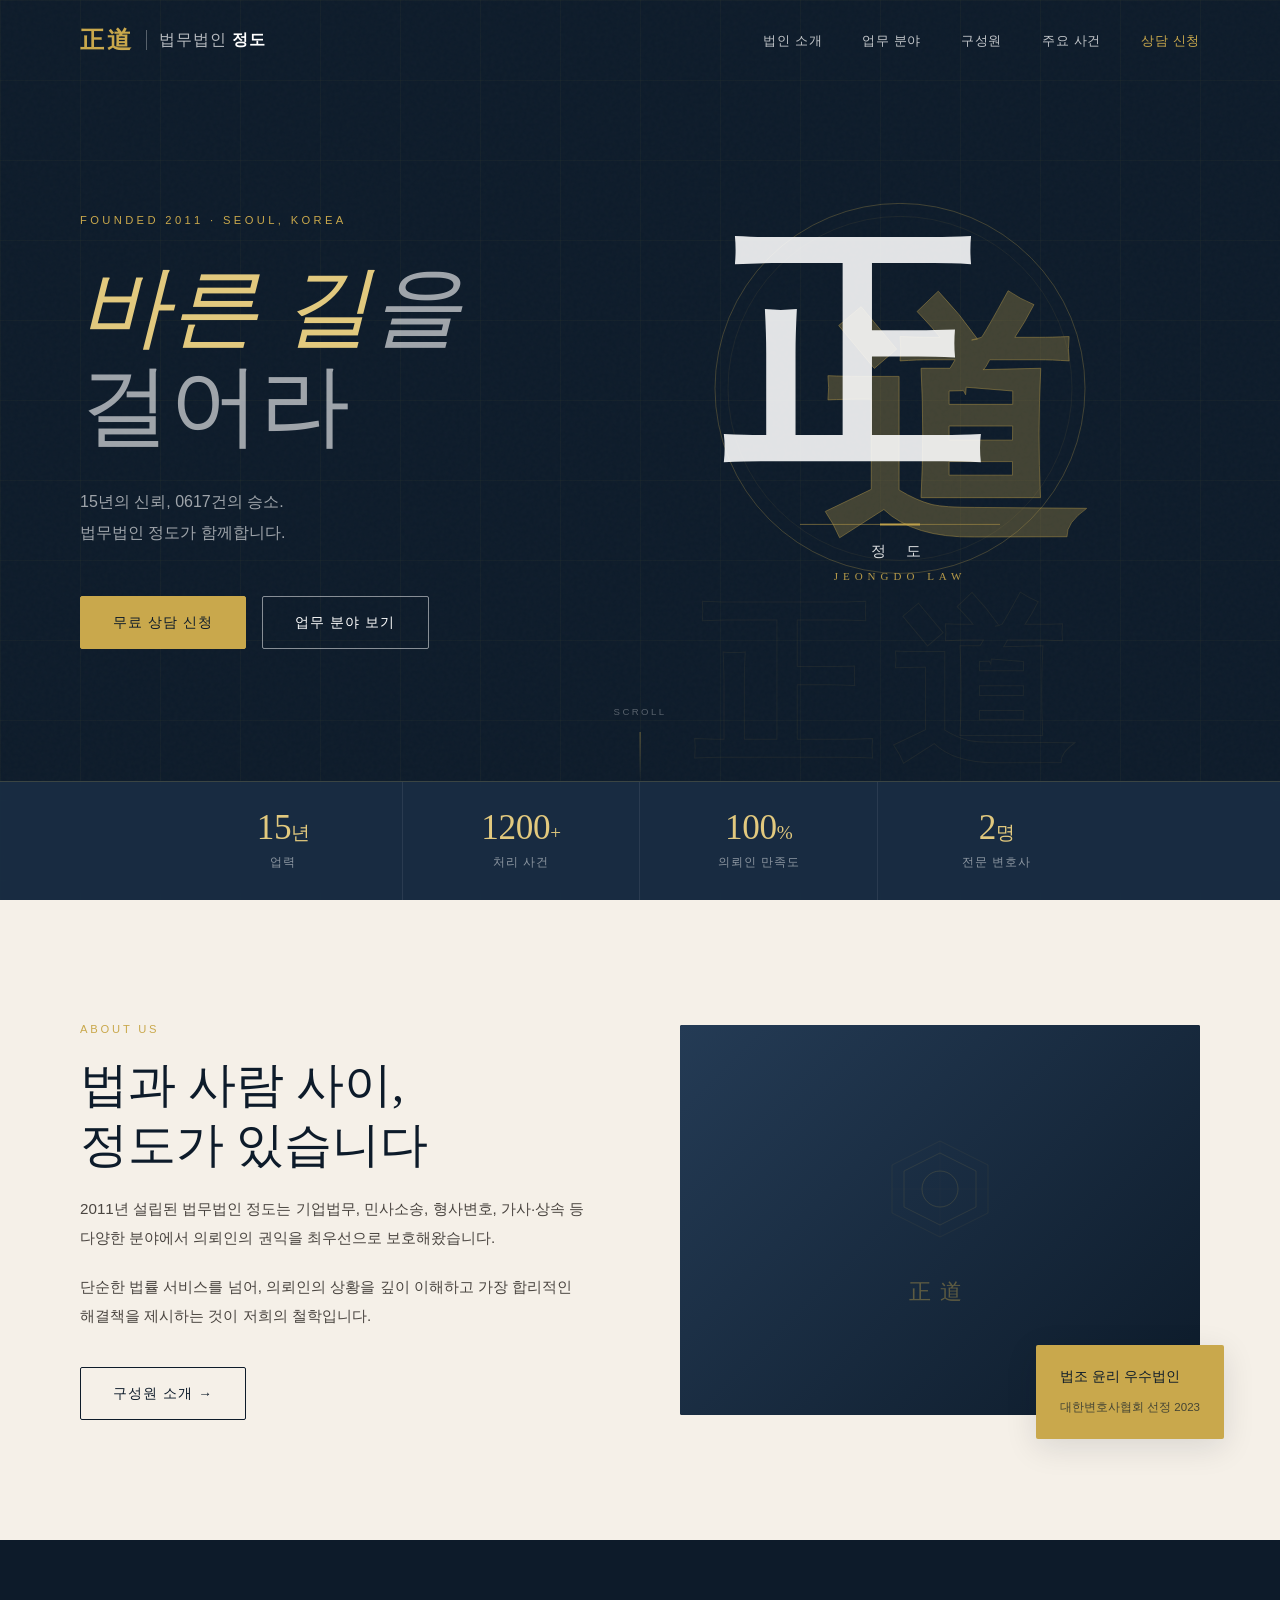
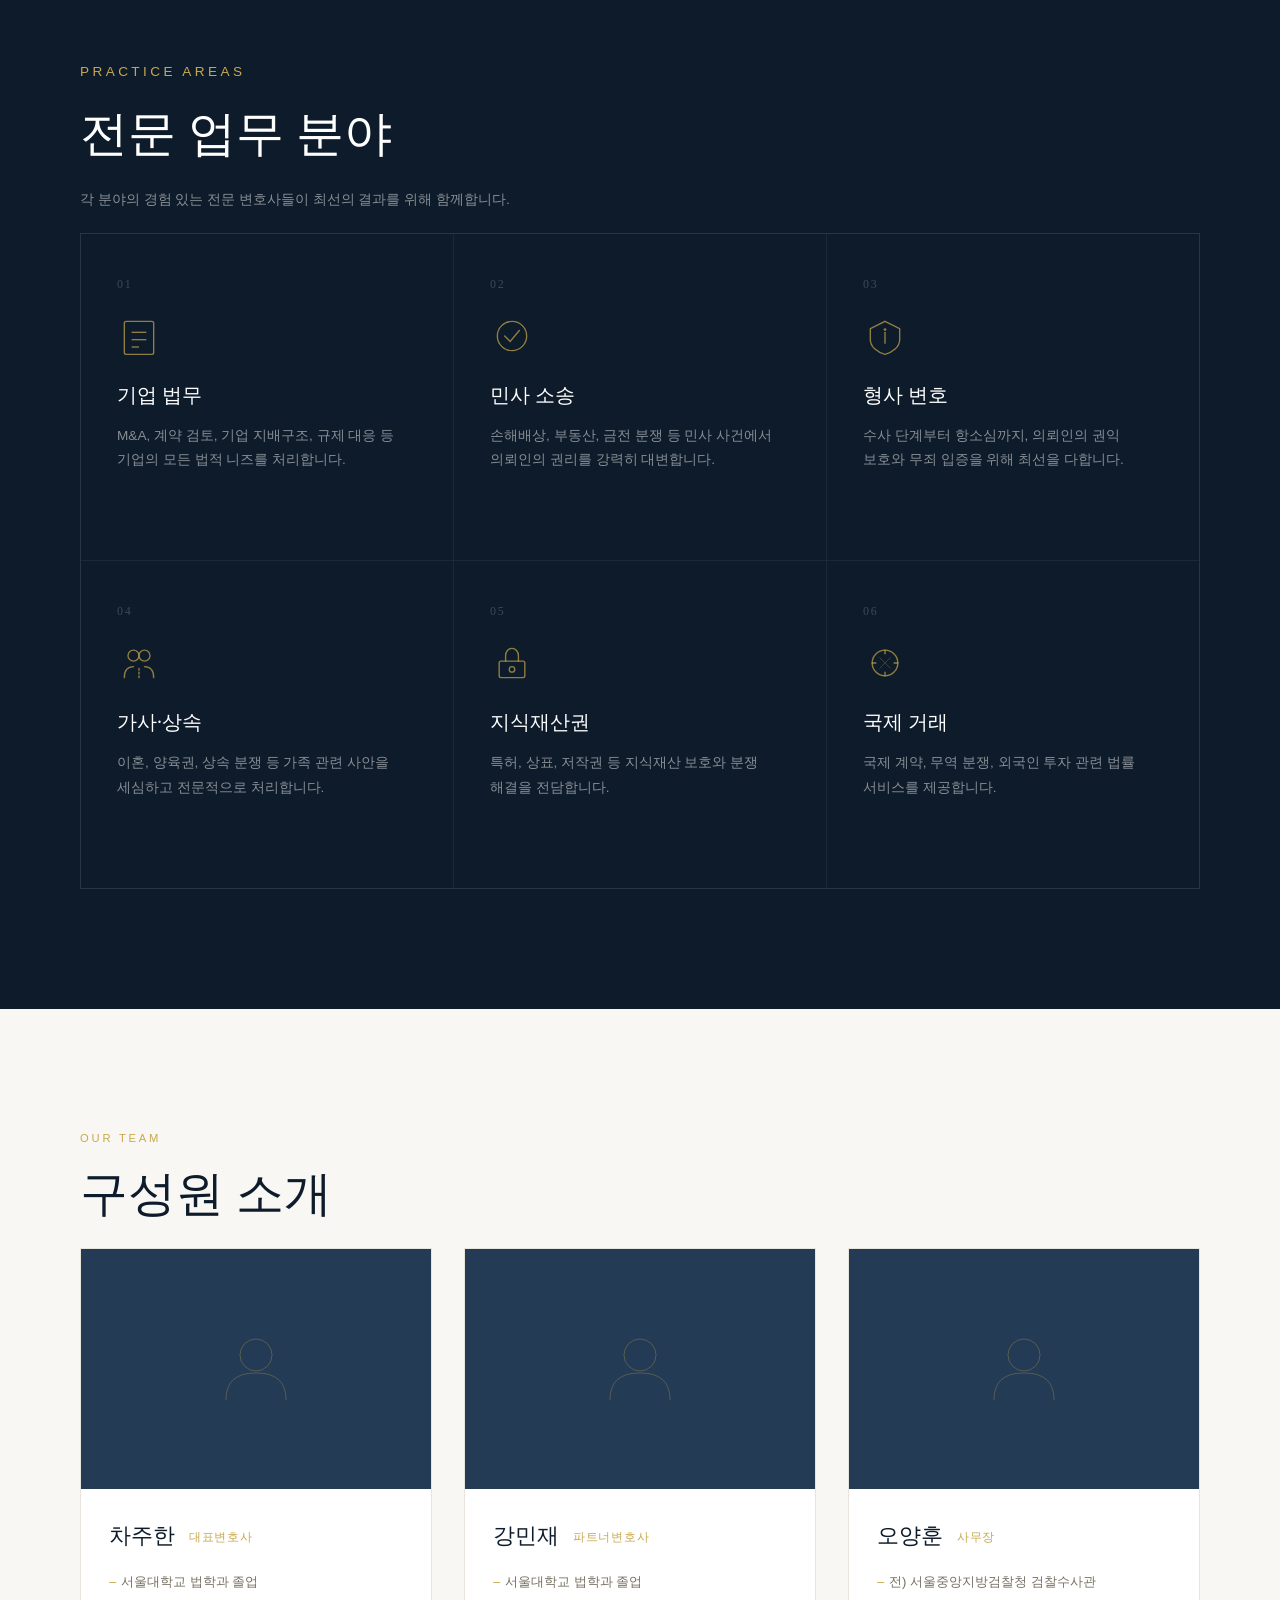
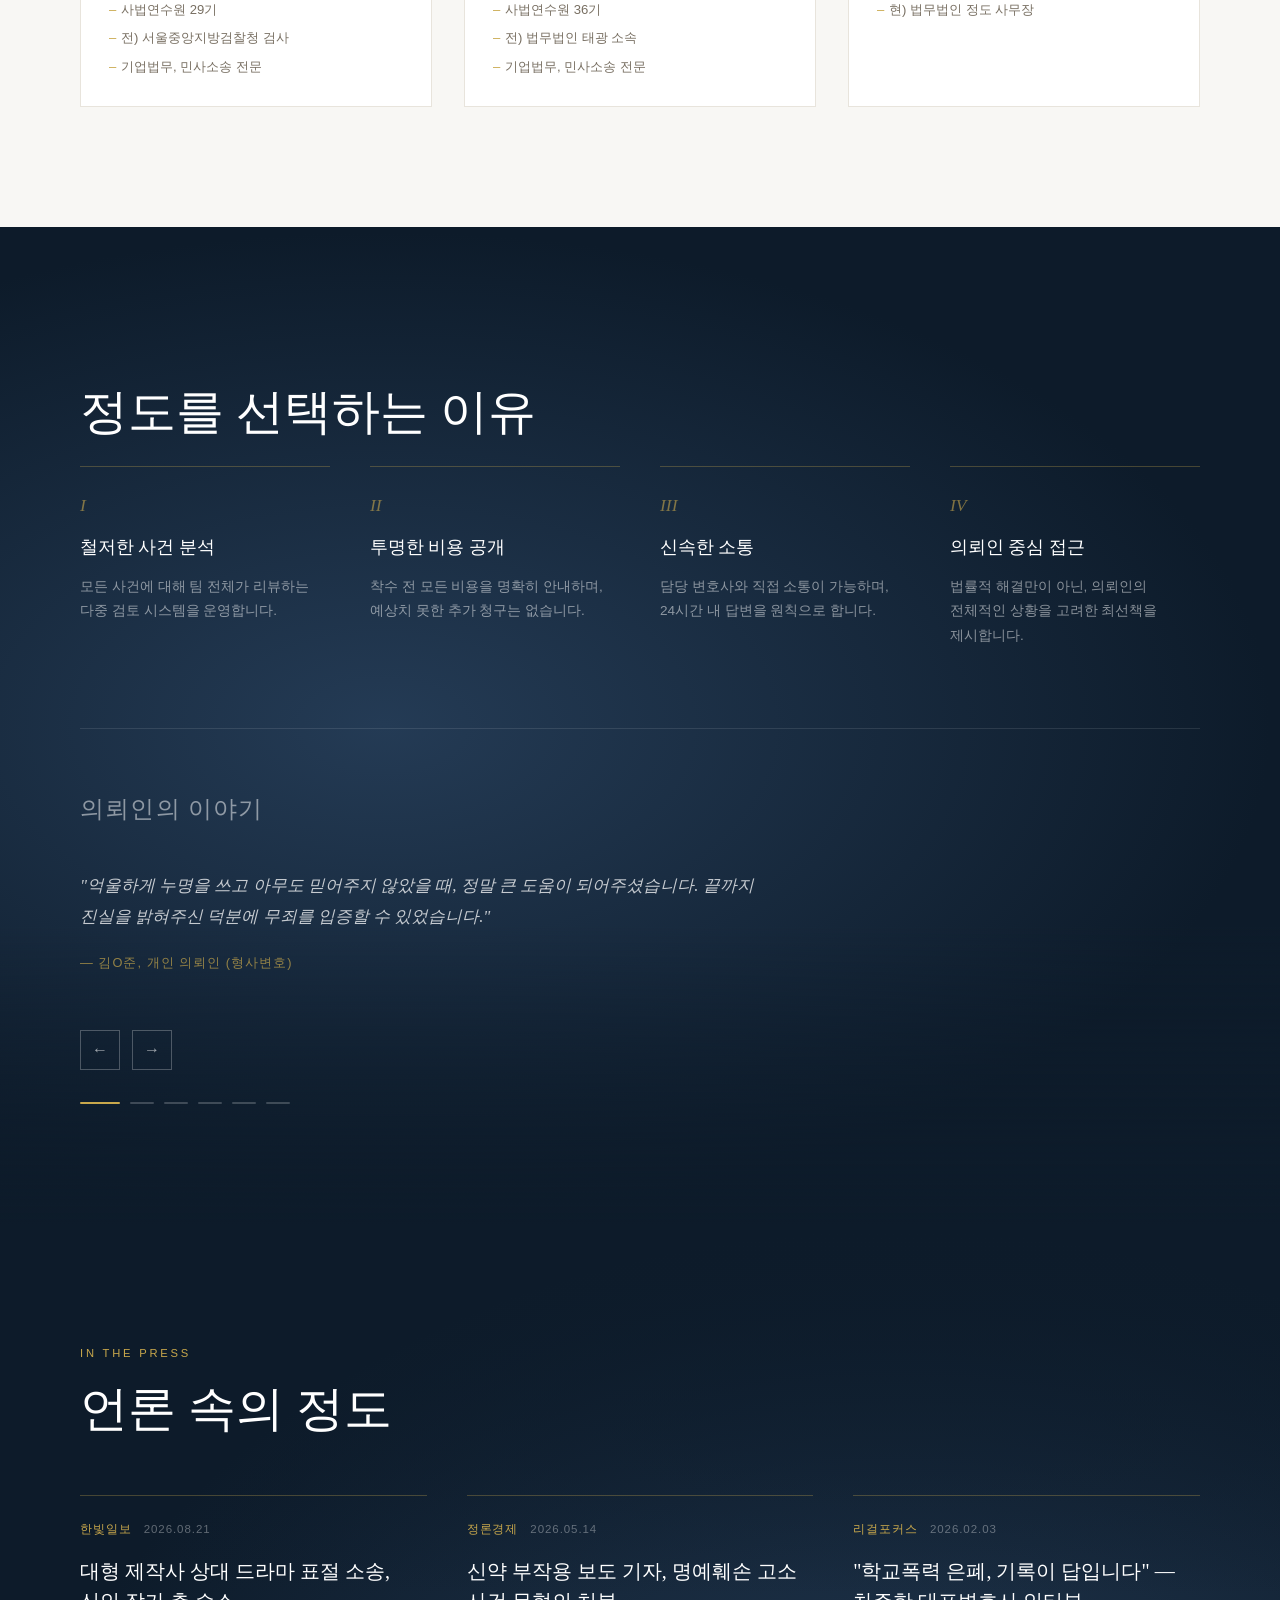
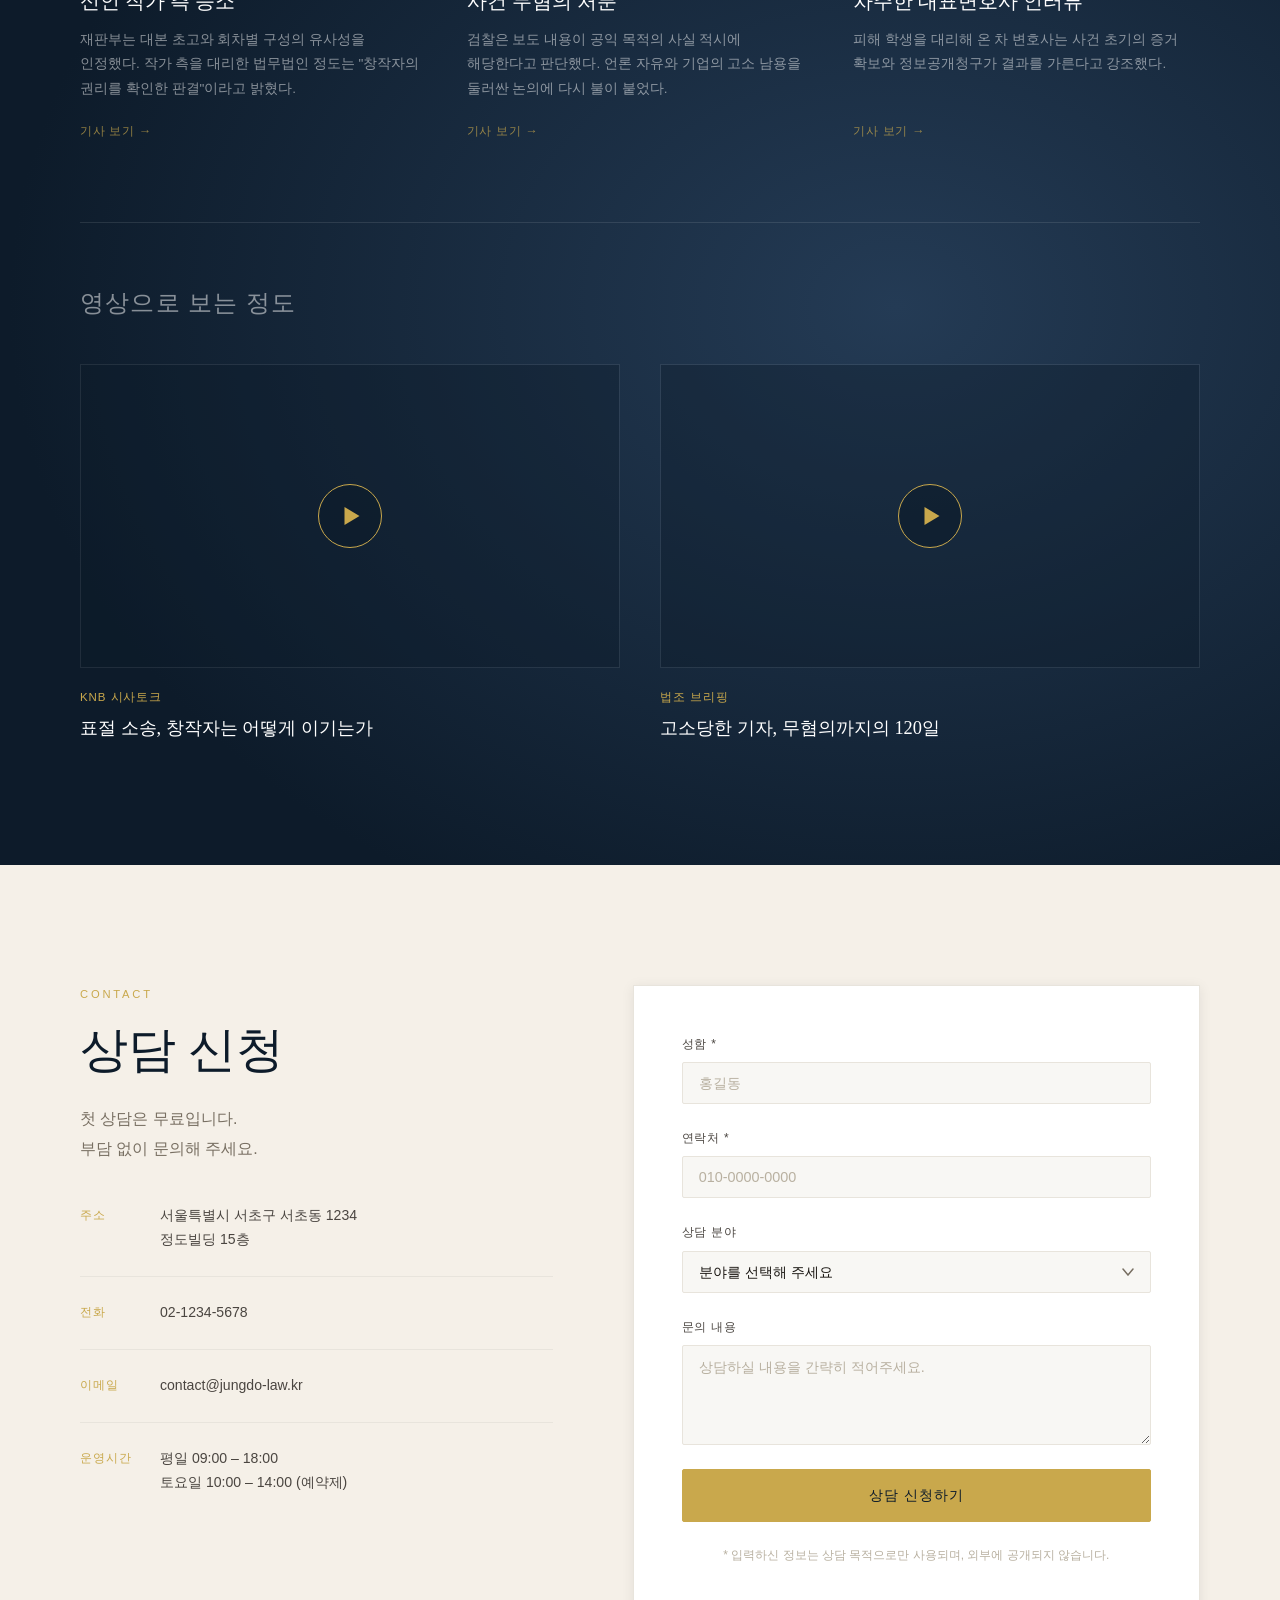
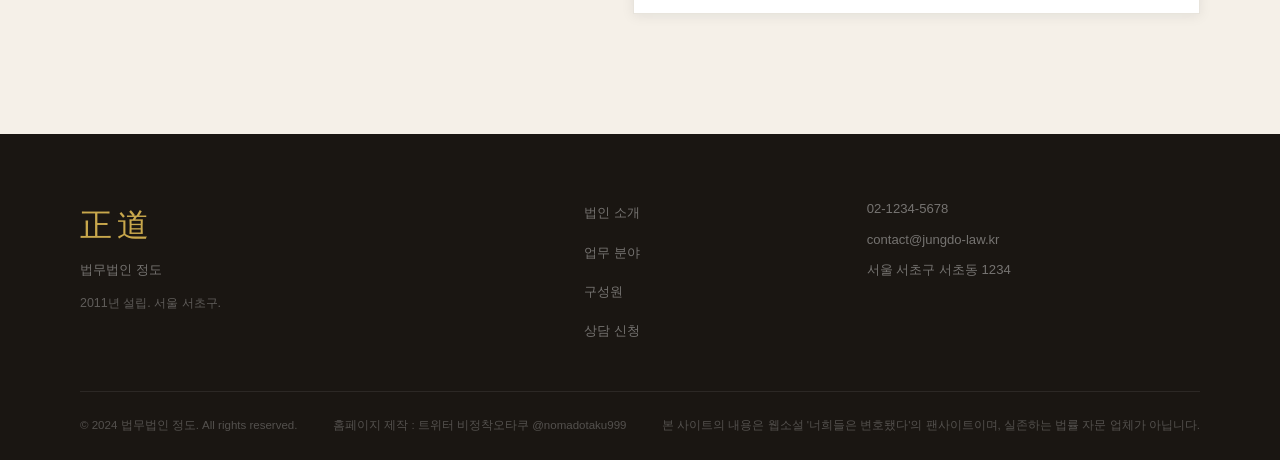
<file: index.html>
<!DOCTYPE html>
<html lang="ko">
<head>
<meta charset="UTF-8">
<meta name="viewport" content="width=device-width, initial-scale=1.0">
<title>법무법인 정도</title>

<link rel="stylesheet" href="./css/css.css"/>

<link rel="icon" type="image/svg+xml" href="./imgs/favicon.ico">
<link rel="icon" type="image/png" sizes="32x32" href="./imgs/favicon-32.png">
<link rel="apple-touch-icon" sizes="180x180" href="./imgs/favicon-180.png">
</head>
<body>

	<!-- ===== HEADER / NAV ===== -->
	<header class="header" id="header">
			<div class="header__inner">
					<a href="#" class="logo">
							<span class="logo__ch">正道</span>
							<span class="logo__divider"></span>
							<span class="logo__kr">법무법인 <span class="logo-white logo-bold">정도</span></span>
					</a>
					<nav class="nav">
							<ul class="nav__list">
									<li><a href="#about">법인 소개</a></li>
									<li><a href="#practice">업무 분야</a></li>
									<li><a href="#attorneys">구성원</a></li>
									<li><a href="#cases">주요 사건</a></li>
									<li><a href="#contact">상담 신청</a></li>
							</ul>
					</nav>
					<button class="hamburger" id="hamburger" aria-label="메뉴 열기">
							<span></span><span></span><span></span>
					</button>
			</div>
	</header>

	<!-- Mobile Nav -->
	<div class="mobile-nav" id="mobileNav">
			<ul>
					<li><a href="#about" class="mobile-nav__link">법인 소개</a></li>
					<li><a href="#practice" class="mobile-nav__link">업무 분야</a></li>
					<li><a href="#attorneys" class="mobile-nav__link">구성원</a></li>
					<li><a href="#cases" class="mobile-nav__link">주요 사건</a></li>
					<li><a href="#contact" class="mobile-nav__link">상담 신청</a></li>
			</ul>
	</div>

	<!-- ===== HERO ===== -->
	<section class="hero">
			<div class="hero__bg">
					<div class="hero__grain"></div>
					<div class="hero__lines"></div>
			</div>
			<div class="hero__content">
					<p class="hero__eyebrow reveal">FOUNDED 2011 · SEOUL, KOREA</p>
					<h1 class="hero__title reveal">
							<em>바른 길<span>을</span></em>
							<span>걸어라</span>
					</h1>
					<p class="hero__sub reveal"><span class="years"></span>년의 신뢰, 0617건의 승소.<br>법무법인 정도가 함께합니다.</p>
					<div class="hero__cta reveal">
							<a href="#contact" class="btn btn--primary">무료 상담 신청</a>
							<a href="#practice" class="btn btn--ghost">업무 분야 보기</a>
					</div>
					<div class="hero__logo">
						<img src="./imgs/jeongdo_logo-t-w.svg" alt="바른 길을 걷는, 법무법인 정도"/>
					</div>
			</div>
			<div class="hero__scroll">
					<span>SCROLL</span>
					<div class="hero__scroll-line"></div>
			</div>
			<div class="hero__stats">
				<div class="hero__stats__inner">
					<div class="stat reveal">
							<strong class="years"><span>년</span></strong>
							<p>업력</p>
					</div>
					<div class="stat reveal">
							<strong>4,200<span>+</span></strong>
							<p>처리 사건</p>
					</div>
					<div class="stat reveal">
							<strong>92<span>%</span></strong>
							<p>의뢰인 만족도</p>
					</div>
					<div class="stat reveal">
							<strong>2<span>명</span></strong>
							<p>전문 변호사</p>
					</div>
				</div>
			</div>
	</section>

	<!-- ===== ABOUT ===== -->
	<section class="about" id="about">
			<div class="container">
					<div class="about__grid">
							<div class="about__text">
									<p class="section-label reveal">ABOUT US</p>
									<h2 class="section-title reveal">법과 사람 사이,<br>정도가 있습니다</h2>
									<p class="about__body reveal">
											2011년 설립된 법무법인 정도는 기업법무, 민사소송, 형사변호, 가사·상속 등 다양한 분야에서 의뢰인의 권익을 최우선으로 보호해왔습니다.
									</p>
									<p class="about__body reveal">
											단순한 법률 서비스를 넘어, 의뢰인의 상황을 깊이 이해하고 가장 합리적인 해결책을 제시하는 것이 저희의 철학입니다.
									</p>
									<a href="#attorneys" class="btn btn--line reveal">구성원 소개 →</a>
							</div>
							<div class="about__visual reveal">
									<div class="about__img-wrap">
											<div class="about__img-placeholder">
													<div class="about__img-inner">
															<svg viewBox="0 0 200 200" xmlns="http://www.w3.org/2000/svg">
																	<path d="M100 20 L180 60 L180 140 L100 180 L20 140 L20 60 Z" fill="none" stroke="currentColor" stroke-width="1" opacity="0.3"/>
																	<path d="M100 40 L160 70 L160 130 L100 160 L40 130 L40 70 Z" fill="none" stroke="currentColor" stroke-width="1" opacity="0.5"/>
																	<circle cx="100" cy="100" r="30" fill="none" stroke="currentColor" stroke-width="1" opacity="0.7"/>
																	<line x1="100" y1="20" x2="100" y2="180" stroke="currentColor" stroke-width="0.5" opacity="0.2"/>
																	<line x1="20" y1="100" x2="180" y2="100" stroke="currentColor" stroke-width="0.5" opacity="0.2"/>
															</svg>
															<p class="about__img-text">正道</p>
													</div>
											</div>
									</div>
									<div class="about__badge">
											<strong>법조 윤리 우수법인</strong>
											<span>대한변호사협회 선정 2023</span>
									</div>
							</div>
					</div>
			</div>
	</section>

	<!-- ===== PRACTICE AREAS ===== -->
	<section class="practice" id="practice">
			<div class="container">
					<p class="section-label reveal">PRACTICE AREAS</p>
					<h2 class="section-title reveal">전문 업무 분야</h2>
					<p class="section-sub reveal">각 분야의 경험 있는 전문 변호사들이 최선의 결과를 위해 함께합니다.</p>
					<div class="practice__grid">

							<div class="practice__card reveal">
									<div class="practice__num">01</div>
									<div class="practice__icon">
											<svg viewBox="0 0 48 48" fill="none" xmlns="http://www.w3.org/2000/svg">
													<rect x="8" y="8" width="32" height="36" rx="2" stroke="currentColor" stroke-width="1.5"/>
													<line x1="16" y1="20" x2="32" y2="20" stroke="currentColor" stroke-width="1.5"/>
													<line x1="16" y1="28" x2="32" y2="28" stroke="currentColor" stroke-width="1.5"/>
													<line x1="16" y1="36" x2="24" y2="36" stroke="currentColor" stroke-width="1.5"/>
											</svg>
									</div>
									<h3>기업 법무</h3>
									<p>M&A, 계약 검토, 기업 지배구조, 규제 대응 등 기업의 모든 법적 니즈를 처리합니다.</p>
									<a href="#contact" class="practice__more">자세히 보기 →</a>
							</div>

							<div class="practice__card reveal">
									<div class="practice__num">02</div>
									<div class="practice__icon">
											<svg viewBox="0 0 48 48" fill="none" xmlns="http://www.w3.org/2000/svg">
													<circle cx="24" cy="24" r="16" stroke="currentColor" stroke-width="1.5"/>
													<path d="M16 24 L22 30 L32 18" stroke="currentColor" stroke-width="1.5" stroke-linecap="round"/>
											</svg>
									</div>
									<h3>민사 소송</h3>
									<p>손해배상, 부동산, 금전 분쟁 등 민사 사건에서 의뢰인의 권리를 강력히 대변합니다.</p>
									<a href="#contact" class="practice__more">자세히 보기 →</a>
							</div>

							<div class="practice__card reveal">
									<div class="practice__num">03</div>
									<div class="practice__icon">
											<svg viewBox="0 0 48 48" fill="none" xmlns="http://www.w3.org/2000/svg">
													<path d="M24 8 L40 16 L40 28 C40 36 32 42 24 44 C16 42 8 36 8 28 L8 16 Z" stroke="currentColor" stroke-width="1.5"/>
													<line x1="24" y1="20" x2="24" y2="32" stroke="currentColor" stroke-width="1.5" stroke-linecap="round"/>
													<circle cx="24" cy="17" r="1.5" fill="currentColor"/>
											</svg>
									</div>
									<h3>형사 변호</h3>
									<p>수사 단계부터 항소심까지, 의뢰인의 권익 보호와 무죄 입증을 위해 최선을 다합니다.</p>
									<a href="#contact" class="practice__more">자세히 보기 →</a>
							</div>

							<div class="practice__card reveal">
									<div class="practice__num">04</div>
									<div class="practice__icon">
											<svg viewBox="0 0 48 48" fill="none" xmlns="http://www.w3.org/2000/svg">
													<circle cx="18" cy="16" r="6" stroke="currentColor" stroke-width="1.5"/>
													<circle cx="30" cy="16" r="6" stroke="currentColor" stroke-width="1.5"/>
													<path d="M8 40 C8 32 12 28 18 28" stroke="currentColor" stroke-width="1.5" stroke-linecap="round"/>
													<path d="M40 40 C40 32 36 28 30 28" stroke="currentColor" stroke-width="1.5" stroke-linecap="round"/>
													<line x1="24" y1="30" x2="24" y2="40" stroke="currentColor" stroke-width="1.5" stroke-linecap="round" stroke-dasharray="2 2"/>
											</svg>
									</div>
									<h3>가사·상속</h3>
									<p>이혼, 양육권, 상속 분쟁 등 가족 관련 사안을 세심하고 전문적으로 처리합니다.</p>
									<a href="#contact" class="practice__more">자세히 보기 →</a>
							</div>

							<div class="practice__card reveal">
									<div class="practice__num">05</div>
									<div class="practice__icon">
											<svg viewBox="0 0 48 48" fill="none" xmlns="http://www.w3.org/2000/svg">
													<rect x="10" y="22" width="28" height="18" rx="2" stroke="currentColor" stroke-width="1.5"/>
													<path d="M17 22 L17 16 C17 11.6 20.1 8 24 8 C27.9 8 31 11.6 31 16 L31 22" stroke="currentColor" stroke-width="1.5" stroke-linecap="round"/>
													<circle cx="24" cy="31" r="3" stroke="currentColor" stroke-width="1.5"/>
											</svg>
									</div>
									<h3>지식재산권</h3>
									<p>특허, 상표, 저작권 등 지식재산 보호와 분쟁 해결을 전담합니다.</p>
									<a href="#contact" class="practice__more">자세히 보기 →</a>
							</div>

							<div class="practice__card reveal">
									<div class="practice__num">06</div>
									<div class="practice__icon">
											<svg viewBox="0 0 48 48" fill="none" xmlns="http://www.w3.org/2000/svg">
													<circle cx="24" cy="24" r="14" stroke="currentColor" stroke-width="1.5"/>
													<path d="M24 10 L24 14 M24 34 L24 38 M10 24 L14 24 M34 24 L38 24" stroke="currentColor" stroke-width="1.5" stroke-linecap="round"/>
													<path d="M18 18 L30 30 M30 18 L18 30" stroke="currentColor" stroke-width="1" opacity="0.4"/>
											</svg>
									</div>
									<h3>국제 거래</h3>
									<p>국제 계약, 무역 분쟁, 외국인 투자 관련 법률 서비스를 제공합니다.</p>
									<a href="#contact" class="practice__more">자세히 보기 →</a>
							</div>

					</div>
			</div>
	</section>

	<!-- ===== ATTORNEYS ===== -->
	<section class="attorneys" id="attorneys">
			<div class="container">
					<p class="section-label reveal">OUR TEAM</p>
					<h2 class="section-title reveal">구성원 소개</h2>
					<div class="attorneys__grid">

							<div class="attorney-card reveal">
									<div class="attorney-card__photo">
											<div class="attorney-card__photo-placeholder">
													<svg viewBox="0 0 80 80" xmlns="http://www.w3.org/2000/svg">
															<circle cx="40" cy="30" r="16" fill="none" stroke="currentColor" stroke-width="1"/>
															<path d="M10 75 C10 55 22 48 40 48 C58 48 70 55 70 75" fill="none" stroke="currentColor" stroke-width="1"/>
													</svg>
											</div>
									</div>
									<div class="attorney-card__info">
											<h3>차주한 <span>대표변호사</span></h3>
											<ul>
													<li>서울대학교 법학과 졸업</li>
													<li>사법연수원 29기</li>
													<li>전) 서울중앙지방검찰청 검사</li>
													<li>기업법무, 민사소송 전문</li>
											</ul>
									</div>
							</div>

							<div class="attorney-card reveal">
									<div class="attorney-card__photo">
											<div class="attorney-card__photo-placeholder">
													<svg viewBox="0 0 80 80" xmlns="http://www.w3.org/2000/svg">
															<circle cx="40" cy="30" r="16" fill="none" stroke="currentColor" stroke-width="1"/>
															<path d="M10 75 C10 55 22 48 40 48 C58 48 70 55 70 75" fill="none" stroke="currentColor" stroke-width="1"/>
													</svg>
											</div>
									</div>
									<div class="attorney-card__info">
											<h3>강민재 <span>파트너변호사</span></h3>
											<ul>
													<li>서울대학교 법학과 졸업</li>
													<li>사법연수원 36기</li>
													<li>전) 법무법인 태광 소속</li>
													<li>기업법무, 민사소송 전문</li>
											</ul>
									</div>
							</div>

							<div class="attorney-card reveal">
									<div class="attorney-card__photo">
											<div class="attorney-card__photo-placeholder">
													<svg viewBox="0 0 80 80" xmlns="http://www.w3.org/2000/svg">
															<circle cx="40" cy="30" r="16" fill="none" stroke="currentColor" stroke-width="1"/>
															<path d="M10 75 C10 55 22 48 40 48 C58 48 70 55 70 75" fill="none" stroke="currentColor" stroke-width="1"/>
													</svg>
											</div>
									</div>
									<div class="attorney-card__info">
											<h3>오양훈 <span>사무장</span></h3>
											<ul>
												<li>전) 서울중앙지방검찰청 검찰수사관</li>
												<li>현) 법무법인 정도 사무장</li>
											</ul>
									</div>
							</div>

					</div>
			</div>
	</section>

	<!-- ===== CASES / TRUST ===== -->
	<section class="trust" id="cases">
			<div class="trust__bg"></div>
			<div class="container">
					<p class="section-label reveal">WHY 正道</p>
					<h2 class="section-title reveal">정도를 선택하는 이유</h2>
					<div class="trust__items">
							<div class="trust__item reveal">
									<div class="trust__item-num">I</div>
									<h3>철저한 사건 분석</h3>
									<p>모든 사건에 대해 팀 전체가 리뷰하는 다중 검토 시스템을 운영합니다.</p>
							</div>
							<div class="trust__item reveal">
									<div class="trust__item-num">II</div>
									<h3>투명한 비용 공개</h3>
									<p>착수 전 모든 비용을 명확히 안내하며, 예상치 못한 추가 청구는 없습니다.</p>
							</div>
							<div class="trust__item reveal">
									<div class="trust__item-num">III</div>
									<h3>신속한 소통</h3>
									<p>담당 변호사와 직접 소통이 가능하며, 24시간 내 답변을 원칙으로 합니다.</p>
							</div>
							<div class="trust__item reveal">
									<div class="trust__item-num">IV</div>
									<h3>의뢰인 중심 접근</h3>
									<p>법률적 해결만이 아닌, 의뢰인의 전체적인 상황을 고려한 최선책을 제시합니다.</p>
							</div>
					</div>

					<!-- Testimonials -->
					<div class="testimonials reveal">
							<h3 class="testimonials__title">의뢰인의 이야기</h3>
							<div class="testimonials__track" id="testimonialsTrack">
									<div class="testimonial">
											<p class="testimonial__quote">"억울하게 누명을 쓰고 아무도 믿어주지 않았을 때, 정말 큰 도움이 되어주셨습니다. 끝까지 진실을 밝혀주신 덕분에 무죄를 입증할 수 있었습니다."</p>
											<p class="testimonial__author">— 김O준, 개인 의뢰인 (형사변호)</p>
									</div>
									<div class="testimonial">
											<p class="testimonial__quote">"드라마 대본 표절 피해를 입었을 때 막막했는데, 정도에서 증거 하나하나를 꼼꼼히 확보해 주셨습니다. 대형 제작사를 상대로 끝까지 싸워 이길 수 있었던 건 전적으로 변호사님들 덕분입니다."</p>
											<p class="testimonial__author">— 나O성, 개인 의뢰인 (저작권분쟁)</p>
									</div>
									<div class="testimonial">
											<p class="testimonial__quote">"학교폭력 피해 사실을 학교와 가해자 측이 조직적으로 은폐하고 있었습니다. 법무법인 정도가 끝까지 진실을 밝혀준 덕분에 아이가 다시 웃을 수 있게 되었습니다."</p>
											<p class="testimonial__author">— 40대 학부모 의뢰인 (학교폭력 피해구제)</p>
									</div>
									<div class="testimonial">
											<p class="testimonial__quote">"사생활 침해로 극심한 고통을 받던 중 정도를 찾았습니다. 저의 명예를 되찾을 수 있었습니다."</p>
											<p class="testimonial__author">— 정O준 (사생활 침해·명예훼손)</p>
									</div>
									<div class="testimonial">
											<p class="testimonial__quote">"신약 부작용 사실을 보도했다는 이유로 대기업으로부터 명예훼손 고소를 당했습니다. 법무법인 정도 덕분에 진실이 세상에 알려졌고, 무혐의로 사건이 마무리되었습니다."</p>
											<p class="testimonial__author">— 조O준 (언론·명예훼손 방어)</p>
									</div>
									<div class="testimonial">
											<p class="testimonial__quote">"대기업을 상대로 한 사건이라 엄두가 나지 않았습니다. 정도는 포기하지 않고 증거를 확보해 주었고, 결국 승소할 수 있었습니다. 의뢰인 편에서 끝까지 싸워주는 법인입니다."</p>
											<p class="testimonial__author">— 김O영 (형사변호)</p>
									</div>
							</div>
							<div class="testimonials__controls">
								<button class="testimonials__btn" id="testimonialPrev">&#8592;</button>
								<button class="testimonials__btn" id="testimonialNext">&#8594;</button>
							</div>
							<div class="testimonials__dots" id="testimonialsDots">
									<button class="dot active" data-idx="0"></button>
									<button class="dot" data-idx="1"></button>
									<button class="dot" data-idx="2"></button>
									<button class="dot" data-idx="3"></button>
									<button class="dot" data-idx="4"></button>
									<button class="dot" data-idx="5"></button>
							</div>
					</div>
			</div>
	</section>

	<!-- ===== MEDIA ===== -->
	<section class="media" id="media">
			<div class="media__bg"></div>
			<div class="container">
					<p class="section-label reveal">IN THE PRESS</p>
					<h2 class="section-title reveal">언론 속의 정도</h2>

					<div class="media__articles">
							<a class="press-card reveal" target="_blank" rel="noopener">
									<div class="press-card__meta">
											<span class="press-card__outlet">한빛일보</span>
											<time datetime="2026-08-21">2026.08.21</time>
									</div>
									<h3>대형 제작사 상대 드라마 표절 소송, 신인 작가 측 승소</h3>
									<p>재판부는 대본 초고와 회차별 구성의 유사성을 인정했다. 작가 측을 대리한 법무법인 정도는 "창작자의 권리를 확인한 판결"이라고 밝혔다.</p>
									<span class="press-card__more">기사 보기 &#8594;</span>
							</a>
							<a class="press-card reveal" target="_blank" rel="noopener">
									<div class="press-card__meta">
											<span class="press-card__outlet">정론경제</span>
											<time datetime="2026-05-14">2026.05.14</time>
									</div>
									<h3>신약 부작용 보도 기자, 명예훼손 고소 사건 무혐의 처분</h3>
									<p>검찰은 보도 내용이 공익 목적의 사실 적시에 해당한다고 판단했다. 언론 자유와 기업의 고소 남용을 둘러싼 논의에 다시 불이 붙었다.</p>
									<span class="press-card__more">기사 보기 &#8594;</span>
							</a>
							<a class="press-card reveal" target="_blank" rel="noopener">
									<div class="press-card__meta">
											<span class="press-card__outlet">리걸포커스</span>
											<time datetime="2026-02-03">2026.02.03</time>
									</div>
									<h3>"학교폭력 은폐, 기록이 답입니다" — 차주한 대표변호사 인터뷰</h3>
									<p>피해 학생을 대리해 온 차 변호사는 사건 초기의 증거 확보와 정보공개청구가 결과를 가른다고 강조했다.</p>
									<span class="press-card__more">기사 보기 &#8594;</span>
							</a>
					</div>

					<!-- 영상: data-youtube-id에 유튜브 영상 ID(주소의 v= 뒤 11자리)를 넣으면 썸네일과 재생이 자동으로 연결됩니다 -->
					<div class="media__videos reveal">
							<h3 class="media__subtitle">영상으로 보는 정도</h3>
							<div class="media__video-grid">
									<div class="video-card" data-youtube-id="ljfuOpkAVpI">
											<button class="video-card__thumb" type="button" aria-label="영상 재생: 표절 소송, 창작자는 어떻게 이기는가">
													<span class="video-card__play" aria-hidden="true"></span>
											</button>
											<div class="video-card__info">
													<span class="video-card__channel">KNB 시사토크</span>
													<h4>표절 소송, 창작자는 어떻게 이기는가</h4>
											</div>
									</div>
									<div class="video-card" data-youtube-id="ljfuOpkAVpI">
											<button class="video-card__thumb" type="button" aria-label="영상 재생: 고소당한 기자, 무혐의까지의 120일">
													<span class="video-card__play" aria-hidden="true"></span>
											</button>
											<div class="video-card__info">
													<span class="video-card__channel">법조 브리핑</span>
													<h4>고소당한 기자, 무혐의까지의 120일</h4>
											</div>
									</div>
							</div>
					</div>
			</div>
	</section>

	<!-- ===== CONTACT ===== -->
	<section class="contact" id="contact">
			<div class="container">
					<div class="contact__grid">
							<div class="contact__info">
									<p class="section-label reveal">CONTACT</p>
									<h2 class="section-title reveal">상담 신청</h2>
									<p class="contact__body reveal">첫 상담은 무료입니다.<br>부담 없이 문의해 주세요.</p>
									<ul class="contact__details reveal">
											<li>
													<strong>주소</strong>
													<span>서울특별시 서초구 서초동 1234<br>정도빌딩 15층</span>
											</li>
											<li>
													<strong>전화</strong>
													<span>02-1234-5678</span>
											</li>
											<li>
													<strong>이메일</strong>
													<span>contact@jungdo-law.kr</span>
											</li>
											<li>
													<strong>운영시간</strong>
													<span>평일 09:00 – 18:00<br>토요일 10:00 – 14:00 (예약제)</span>
											</li>
									</ul>
							</div>
							<div class="contact__form-wrap reveal">
									<form class="contact__form" id="contactForm">
											<div class="form-group">
													<label for="name">성함 *</label>
													<input type="text" id="name" name="name" placeholder="홍길동" required>
											</div>
											<div class="form-group">
													<label for="phone">연락처 *</label>
													<input type="tel" id="phone" name="phone" placeholder="010-0000-0000" required>
											</div>
											<div class="form-group">
													<label for="area">상담 분야</label>
													<select id="area" name="area">
															<option value="">분야를 선택해 주세요</option>
															<option>기업 법무</option>
															<option>민사 소송</option>
															<option>형사 변호</option>
															<option>가사·상속</option>
															<option>지식재산권</option>
															<option>국제 거래</option>
															<option>기타</option>
													</select>
											</div>
											<div class="form-group">
													<label for="message">문의 내용</label>
													<textarea id="message" name="message" rows="4" placeholder="상담하실 내용을 간략히 적어주세요."></textarea>
											</div>
											<button type="submit" class="btn btn--primary btn--full">상담 신청하기</button>
											<p class="form-note">* 입력하신 정보는 상담 목적으로만 사용되며, 외부에 공개되지 않습니다.</p>
									</form>
							</div>
					</div>
			</div>
	</section>

	<!-- ===== FOOTER ===== -->
	<footer class="footer">
			<div class="container">
					<div class="footer__top">
							<div class="footer__brand">
									<p class="footer__logo">正道</p>
									<p class="footer__tagline">법무법인 정도</p>
									<p class="footer__desc">2011년 설립. 서울 서초구.</p>
							</div>
							<div class="footer__links">
									<ul>
											<li><a href="#about">법인 소개</a></li>
											<li><a href="#practice">업무 분야</a></li>
											<li><a href="#attorneys">구성원</a></li>
											<li><a href="#contact">상담 신청</a></li>
									</ul>
							</div>
							<div class="footer__contact">
									<p>02-1234-5678</p>
									<p>contact@jungdo-law.kr</p>
									<p>서울 서초구 서초동 1234</p>
							</div>
					</div>
					<div class="footer__bottom">
							<p>© 2024 법무법인 정도. All rights reserved.</p>
							<p>홈페이지 제작 : 트위터 비정착오타쿠 @nomadotaku999</p>
							<p>본 사이트의 내용은 웹소설 '너희들은 변호됐다'의 팬사이트이며, 실존하는 법률 자문 업체가 아닙니다.</p>
					</div>
			</div>
	</footer>

	<script src="./js/script.js"></script>
</body>
</html>
</file>
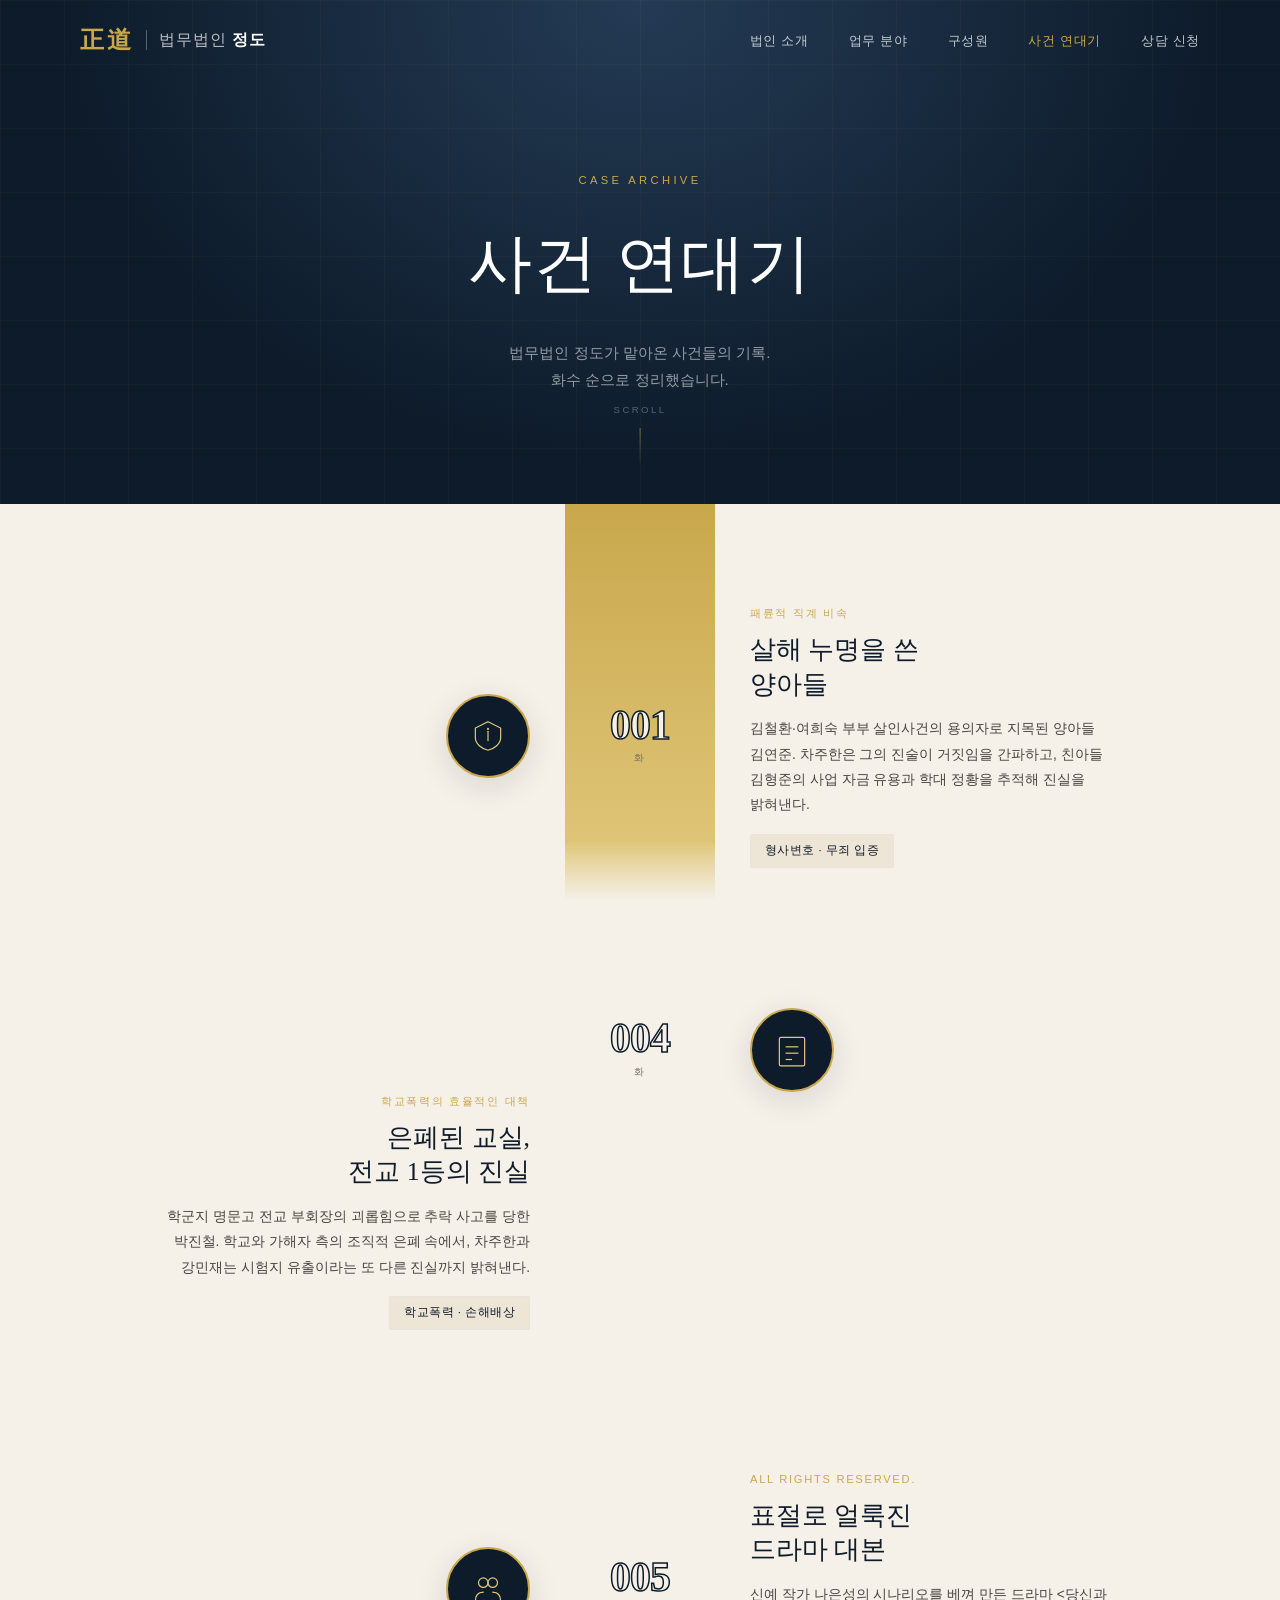
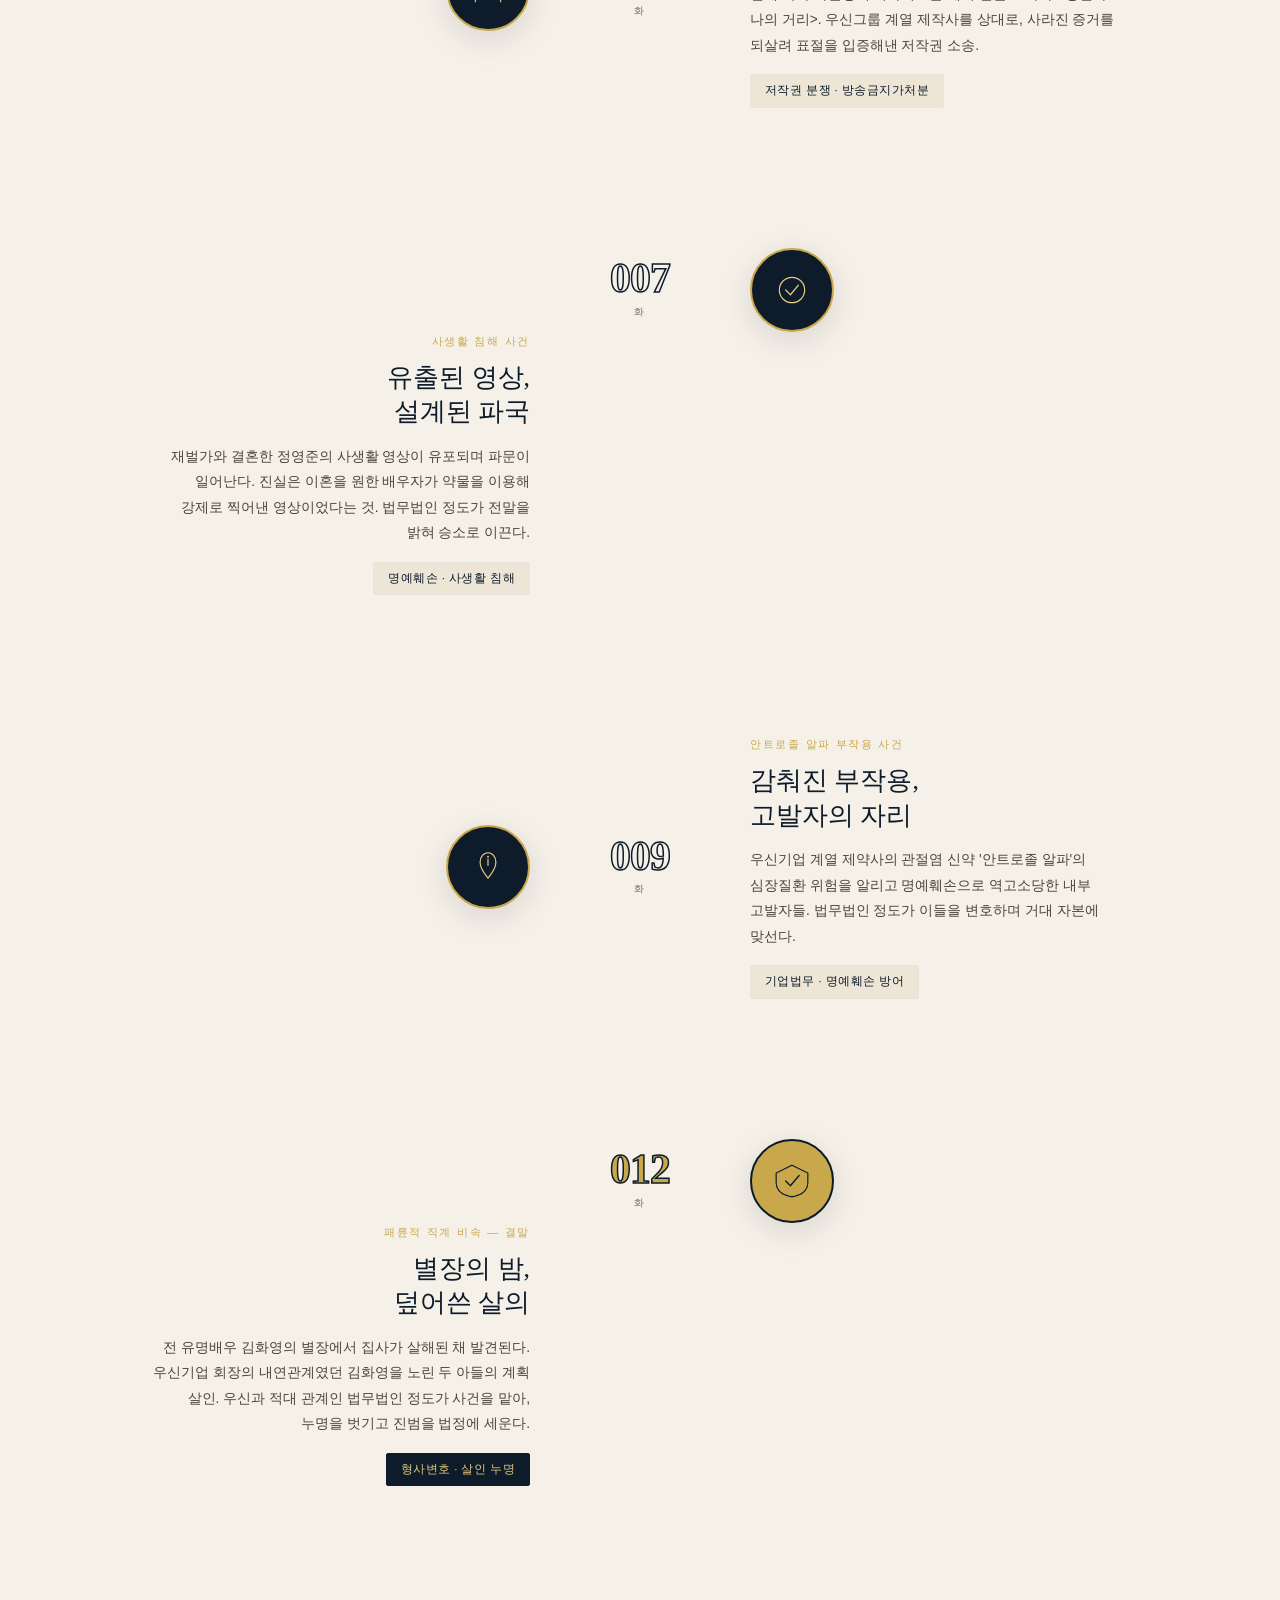
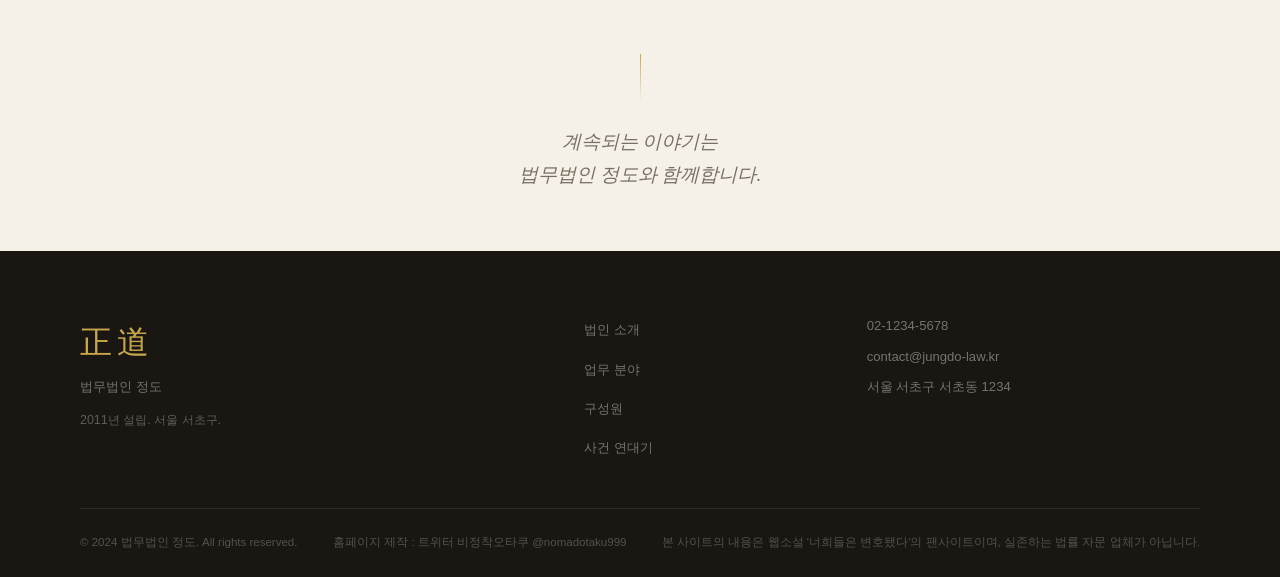
<file: timeline/timeline.html>
<!DOCTYPE html>
<html lang="ko">
<head>
<meta charset="UTF-8">
<meta name="viewport" content="width=device-width, initial-scale=1.0">
<title>사건 연대기 | 법무법인 정도</title>

<link rel="stylesheet" href="../css/css.css"/>
<link rel="stylesheet" href="../css/timeline.css"/>

<link rel="icon" type="image/png" sizes="32x32" href="../imgs/favicon-32.png">
<link rel="apple-touch-icon" sizes="180x180" href="../imgs/favicon-180.png">
</head>
<body>

	<!-- ===== HEADER / NAV ===== -->
	<header class="header scrolled" id="header">
			<div class="header__inner">
					<a href="../index.html" class="logo">
							<span class="logo__ch">正道</span>
							<span class="logo__divider"></span>
							<span class="logo__kr">법무법인 <span class="logo-white logo-bold">정도</span></span>
					</a>
					<nav class="nav">
							<ul class="nav__list">
									<li><a href="../index.html#about">법인 소개</a></li>
									<li><a href="../index.html#practice">업무 분야</a></li>
									<li><a href="../index.html#attorneys">구성원</a></li>
									<li><a href="./index.html" class="active">사건 연대기</a></li>
									<li><a href="../index.html#contact">상담 신청</a></li>
							</ul>
					</nav>
					<button class="hamburger" id="hamburger" aria-label="메뉴 열기">
							<span></span><span></span><span></span>
					</button>
			</div>
	</header>

	<!-- Mobile Nav -->
	<div class="mobile-nav" id="mobileNav">
			<ul>
					<li><a href="../index.html#about" class="mobile-nav__link">법인 소개</a></li>
					<li><a href="../index.html#practice" class="mobile-nav__link">업무 분야</a></li>
					<li><a href="../index.html#attorneys" class="mobile-nav__link">구성원</a></li>
					<li><a href="./index.html" class="mobile-nav__link">사건 연대기</a></li>
					<li><a href="../index.html#contact" class="mobile-nav__link">상담 신청</a></li>
			</ul>
	</div>

	<!-- ===== TIMELINE HERO ===== -->
	<section class="tl-hero">
		<div class="tl-hero__bg"></div>
		<div class="tl-hero__content">
			<p class="tl-hero__eyebrow reveal">CASE ARCHIVE</p>
			<h1 class="tl-hero__title reveal">사건 연대기</h1>
			<p class="tl-hero__sub reveal">법무법인 정도가 맡아온 사건들의 기록.<br>화수 순으로 정리했습니다.</p>
		</div>
		<div class="tl-hero__scroll">
			<span>SCROLL</span>
			<div class="tl-hero__scroll-line"></div>
		</div>
	</section>

	<!-- ===== TIMELINE ===== -->
	<section class="timeline">
		<div class="timeline__spine" id="timelineSpine">
			<div class="timeline__spine-fill" id="spineFill"></div>
		</div>

		<div class="timeline__list">

			<!-- 001 -->
			<article class="tl-item tl-item--left">
				<div class="tl-item__media reveal-tl">
					<div class="tl-item__icon">
						<svg viewBox="0 0 48 48" fill="none"><path d="M24 6 L40 14 L40 26 C40 34 32 40 24 42 C16 40 8 34 8 26 L8 14 Z" stroke="currentColor" stroke-width="1.5"/><line x1="24" y1="18" x2="24" y2="30" stroke="currentColor" stroke-width="1.5" stroke-linecap="round"/><circle cx="24" cy="15" r="1.3" fill="currentColor"/></svg>
					</div>
				</div>
				<div class="tl-item__ep reveal-tl">
					<span class="tl-item__ep-num">001</span>
					<span class="tl-item__ep-label">화</span>
				</div>
				<div class="tl-item__body reveal-tl">
					<p class="tl-item__category">패륜적 직계 비속</p>
					<h2 class="tl-item__title">살해 누명을 쓴<br>양아들</h2>
					<p class="tl-item__desc">
						김철환·여희숙 부부 살인사건의 용의자로 지목된 양아들 김연준. 차주한은 그의 진술이 거짓임을 간파하고, 친아들 김형준의 사업 자금 유용과 학대 정황을 추적해 진실을 밝혀낸다.
					</p>
					<span class="tl-item__tag">형사변호 · 무죄 입증</span>
				</div>
			</article>

			<!-- 002 -->
			<article class="tl-item tl-item--right">
				<div class="tl-item__media reveal-tl">
					<div class="tl-item__icon">
						<svg viewBox="0 0 48 48" fill="none"><rect x="8" y="8" width="32" height="36" rx="2" stroke="currentColor" stroke-width="1.5"/><line x1="16" y1="20" x2="32" y2="20" stroke="currentColor" stroke-width="1.5"/><line x1="16" y1="28" x2="32" y2="28" stroke="currentColor" stroke-width="1.5"/><line x1="16" y1="36" x2="24" y2="36" stroke="currentColor" stroke-width="1.5"/></svg>
					</div>
				</div>
				<div class="tl-item__ep reveal-tl">
					<span class="tl-item__ep-num">004</span>
					<span class="tl-item__ep-label">화</span>
				</div>
				<div class="tl-item__body reveal-tl">
					<p class="tl-item__category">학교폭력의 효율적인 대책</p>
					<h2 class="tl-item__title">은폐된 교실,<br>전교 1등의 진실</h2>
					<p class="tl-item__desc">
						학군지 명문고 전교 부회장의 괴롭힘으로 추락 사고를 당한 박진철. 학교와 가해자 측의 조직적 은폐 속에서, 차주한과 강민재는 시험지 유출이라는 또 다른 진실까지 밝혀낸다.
					</p>
					<span class="tl-item__tag">학교폭력 · 손해배상</span>
				</div>
			</article>

			<!-- 003 -->
			<article class="tl-item tl-item--left">
				<div class="tl-item__media reveal-tl">
					<div class="tl-item__icon">
						<svg viewBox="0 0 48 48" fill="none"><circle cx="18" cy="16" r="6" stroke="currentColor" stroke-width="1.5"/><circle cx="30" cy="16" r="6" stroke="currentColor" stroke-width="1.5"/><path d="M8 40 C8 32 12 28 18 28" stroke="currentColor" stroke-width="1.5" stroke-linecap="round"/><path d="M40 40 C40 32 36 28 30 28" stroke="currentColor" stroke-width="1.5" stroke-linecap="round"/></svg>
					</div>
				</div>
				<div class="tl-item__ep reveal-tl">
					<span class="tl-item__ep-num">005</span>
					<span class="tl-item__ep-label">화</span>
				</div>
				<div class="tl-item__body reveal-tl">
					<p class="tl-item__category">All rights reserved.</p>
					<h2 class="tl-item__title">표절로 얼룩진<br>드라마 대본</h2>
					<p class="tl-item__desc">
						신예 작가 나은성의 시나리오를 베껴 만든 드라마 &lt;당신과 나의 거리&gt;. 우신그룹 계열 제작사를 상대로, 사라진 증거를 되살려 표절을 입증해낸 저작권 소송.
					</p>
					<span class="tl-item__tag">저작권 분쟁 · 방송금지가처분</span>
				</div>
			</article>

			<!-- 004 -->
			<article class="tl-item tl-item--right">
				<div class="tl-item__media reveal-tl">
					<div class="tl-item__icon">
						<svg viewBox="0 0 48 48" fill="none"><circle cx="24" cy="24" r="16" stroke="currentColor" stroke-width="1.5"/><path d="M16 24 L22 30 L32 18" stroke="currentColor" stroke-width="1.5" stroke-linecap="round"/></svg>
					</div>
				</div>
				<div class="tl-item__ep reveal-tl">
					<span class="tl-item__ep-num">007</span>
					<span class="tl-item__ep-label">화</span>
				</div>
				<div class="tl-item__body reveal-tl">
					<p class="tl-item__category">사생활 침해 사건</p>
					<h2 class="tl-item__title">유출된 영상,<br>설계된 파국</h2>
					<p class="tl-item__desc">
						재벌가와 결혼한 정영준의 사생활 영상이 유포되며 파문이 일어난다. 진실은 이혼을 원한 배우자가 약물을 이용해 강제로 찍어낸 영상이었다는 것. 법무법인 정도가 전말을 밝혀 승소로 이끈다.
					</p>
					<span class="tl-item__tag">명예훼손 · 사생활 침해</span>
				</div>
			</article>

			<!-- 005 -->
			<article class="tl-item tl-item--left">
				<div class="tl-item__media reveal-tl">
					<div class="tl-item__icon">
						<svg viewBox="0 0 48 48" fill="none"><path d="M24 6 C30 6 34 12 34 18 C34 26 24 38 24 38 C24 38 14 26 14 18 C14 12 18 6 24 6 Z" stroke="currentColor" stroke-width="1.5"/><line x1="24" y1="14" x2="24" y2="22" stroke="currentColor" stroke-width="1.5" stroke-linecap="round"/><circle cx="24" cy="11" r="1.2" fill="currentColor"/></svg>
					</div>
				</div>
				<div class="tl-item__ep reveal-tl">
					<span class="tl-item__ep-num">009</span>
					<span class="tl-item__ep-label">화</span>
				</div>
				<div class="tl-item__body reveal-tl">
					<p class="tl-item__category">안트로졸 알파 부작용 사건</p>
					<h2 class="tl-item__title">감춰진 부작용,<br>고발자의 자리</h2>
					<p class="tl-item__desc">
						우신기업 계열 제약사의 관절염 신약 '안트로졸 알파'의 심장질환 위험을 알리고 명예훼손으로 역고소당한 내부 고발자들. 법무법인 정도가 이들을 변호하며 거대 자본에 맞선다.
					</p>
					<span class="tl-item__tag">기업법무 · 명예훼손 방어</span>
				</div>
			</article>

			<!-- 006 -->
			<article class="tl-item tl-item--right tl-item--featured">
				<div class="tl-item__media reveal-tl">
					<div class="tl-item__icon">
						<svg viewBox="0 0 48 48" fill="none"><path d="M24 4 L44 14 L44 26 C44 36 36 42 24 44 C12 42 4 36 4 26 L4 14 Z" stroke="currentColor" stroke-width="1.5"/><path d="M16 24 L22 30 L33 17" stroke="currentColor" stroke-width="1.8" stroke-linecap="round" stroke-linejoin="round"/></svg>
					</div>
				</div>
				<div class="tl-item__ep reveal-tl">
					<span class="tl-item__ep-num">012</span>
					<span class="tl-item__ep-label">화</span>
				</div>
				<div class="tl-item__body reveal-tl">
					<p class="tl-item__category">패륜적 직계 비속 — 결말</p>
					<h2 class="tl-item__title">별장의 밤,<br>덮어쓴 살의</h2>
					<p class="tl-item__desc">
						전 유명배우 김화영의 별장에서 집사가 살해된 채 발견된다. 우신기업 회장의 내연관계였던 김화영을 노린 두 아들의 계획 살인. 우신과 적대 관계인 법무법인 정도가 사건을 맡아, 누명을 벗기고 진범을 법정에 세운다.
					</p>
					<span class="tl-item__tag">형사변호 · 살인 누명</span>
				</div>
			</article>

		</div>

		<div class="timeline__end reveal-tl">
			<p>계속되는 이야기는<br>법무법인 정도와 함께합니다.</p>
		</div>
	</section>

	<!-- ===== FOOTER ===== -->
	<footer class="footer">
			<div class="container">
					<div class="footer__top">
							<div class="footer__brand">
									<p class="footer__logo">正道</p>
									<p class="footer__tagline">법무법인 정도</p>
									<p class="footer__desc">2011년 설립. 서울 서초구.</p>
							</div>
							<div class="footer__links">
									<ul>
											<li><a href="../index.html#about">법인 소개</a></li>
											<li><a href="../index.html#practice">업무 분야</a></li>
											<li><a href="../index.html#attorneys">구성원</a></li>
											<li><a href="./index.html">사건 연대기</a></li>
									</ul>
							</div>
							<div class="footer__contact">
									<p>02-1234-5678</p>
									<p>contact@jungdo-law.kr</p>
									<p>서울 서초구 서초동 1234</p>
							</div>
					</div>
					<div class="footer__bottom">
							<p>© 2024 법무법인 정도. All rights reserved.</p>
							<p>홈페이지 제작 : 트위터 비정착오타쿠 @nomadotaku999</p>
							<p>본 사이트의 내용은 웹소설 '너희들은 변호됐다'의 팬사이트이며, 실존하는 법률 자문 업체가 아닙니다.</p>
					</div>
			</div>
	</footer>

<script src="../js/script.js"></script>
<script src="../js/timeline.js"></script>
</body>
</html>
</file>
<file: css/css.css>
@charset "UTF-8";
*, *::before, *::after {
  margin: 0;
  padding: 0;
  box-sizing: border-box;
}

html {
  font-size: 16px;
  scroll-behavior: smooth;
  -webkit-font-smoothing: antialiased;
}

body {
  font-family: "Noto Sans KR", sans-serif;
  color: #1A1612;
  background: #F5F0E8;
  overflow-x: hidden;
  line-height: 1.7;
}

a {
  text-decoration: none;
  color: inherit;
  transition: color 0.4s cubic-bezier(0.25, 0.46, 0.45, 0.94);
}

ul, ol {
  list-style: none;
}

img {
  max-width: 100%;
  display: block;
}

button {
  cursor: pointer;
  border: none;
  background: none;
  font: inherit;
}

p {
  word-break: keep-all;
}

.container {
  max-width: 1200px;
  margin: 0 auto;
  padding: 0 40px;
}
@media (max-width: 768px) {
  .container {
    padding: 0 24px;
  }
}

.reveal {
  opacity: 0;
  transform: translateY(28px);
  transition: opacity 0.75s ease, transform 0.75s ease;
}
.reveal.is-visible {
  opacity: 1;
  transform: translateY(0);
}

.section-label {
  font-family: "Noto Sans KR", sans-serif;
  font-size: 0.7rem;
  font-weight: 500;
  letter-spacing: 0.25em;
  color: #C9A84C;
  text-transform: uppercase;
  margin-bottom: 16px;
}

.section-title {
  font-family: "Cormorant Garamond", Georgia, serif;
  font-size: clamp(2rem, 4vw, 3rem);
  font-weight: 300;
  line-height: 1.25;
  color: #0D1B2A;
  margin-bottom: 24px;
}

.section-sub {
  font-size: 1rem;
  color: #786F62;
  margin-bottom: 56px;
  max-width: 540px;
}

.btn {
  display: inline-block;
  padding: 14px 32px;
  font-family: "Noto Sans KR", sans-serif;
  font-size: 0.85rem;
  font-weight: 500;
  letter-spacing: 0.08em;
  border-radius: 2px;
  transition: all 0.4s cubic-bezier(0.25, 0.46, 0.45, 0.94);
  cursor: pointer;
}
.btn--primary {
  background: #C9A84C;
  color: #0D1B2A;
  border: 1.5px solid #C9A84C;
}
.btn--primary:hover {
  background: #E2C97E;
  border-color: #E2C97E;
  transform: translateY(-2px);
  box-shadow: 0 8px 24px rgba(201, 168, 76, 0.35);
}
.btn--ghost {
  background: transparent;
  color: #FFFFFF;
  border: 1.5px solid rgba(255, 255, 255, 0.5);
}
.btn--ghost:hover {
  border-color: #FFFFFF;
  background: rgba(255, 255, 255, 0.08);
  transform: translateY(-2px);
}
.btn--line {
  background: transparent;
  color: #0D1B2A;
  border: 1.5px solid #0D1B2A;
}
.btn--line:hover {
  background: #0D1B2A;
  color: #FFFFFF;
  transform: translateY(-2px);
}
.btn--full {
  width: 100%;
  text-align: center;
}

.header {
  position: fixed;
  top: 0;
  left: 0;
  right: 0;
  z-index: 1000;
  padding: 0;
  transition: background 0.4s cubic-bezier(0.25, 0.46, 0.45, 0.94), box-shadow 0.4s cubic-bezier(0.25, 0.46, 0.45, 0.94), padding 0.4s cubic-bezier(0.25, 0.46, 0.45, 0.94);
}
.header.scrolled {
  background: rgba(13, 27, 42, 0.97);
  backdrop-filter: blur(12px);
  box-shadow: 0 2px 24px rgba(0, 0, 0, 0.15);
}
.header__inner {
  max-width: 1200px;
  margin: 0 auto;
  padding: 0 40px;
  height: 80px;
  display: flex;
  align-items: center;
  justify-content: space-between;
}
@media (max-width: 768px) {
  .header__inner {
    padding: 0 24px;
    height: 64px;
  }
}

.logo {
  display: flex;
  align-items: center;
  gap: 12px;
  color: #FFFFFF;
}
.logo__ch {
  font-family: "Cormorant Garamond", Georgia, serif;
  font-size: 1.5rem;
  font-weight: 600;
  letter-spacing: 0.12em;
  color: #C9A84C;
}
.logo__divider {
  display: block;
  width: 1px;
  height: 20px;
  background: rgba(255, 255, 255, 0.3);
}
.logo__kr {
  font-family: "Cormorant Garamond", Georgia, serif;
  font-size: 1rem;
  font-weight: 400;
  letter-spacing: 0.06em;
  color: rgba(255, 255, 255, 0.7);
}
.logo-white {
  color: #FFFFFF;
}
.logo-bold {
  font-weight: bold;
}

@media (max-width: 900px) {
  .nav {
    display: none;
  }
}
.nav__list {
  display: flex;
  gap: 40px;
}
.nav__list li a {
  font-size: 0.82rem;
  font-weight: 400;
  letter-spacing: 0.05em;
  color: rgba(255, 255, 255, 0.75);
  position: relative;
  padding-bottom: 4px;
}
.nav__list li a::after {
  content: "";
  position: absolute;
  bottom: 0;
  left: 0;
  width: 0;
  height: 1px;
  background: #C9A84C;
  transition: width 0.4s cubic-bezier(0.25, 0.46, 0.45, 0.94);
}
.nav__list li a:hover {
  color: #FFFFFF;
}
.nav__list li a:hover::after {
  width: 100%;
}

.hamburger {
  display: none;
  flex-direction: column;
  gap: 5px;
  padding: 4px;
}
.hamburger span {
  display: block;
  width: 24px;
  height: 1.5px;
  background: #FFFFFF;
  transition: all 0.4s cubic-bezier(0.25, 0.46, 0.45, 0.94);
}
.hamburger.active span:nth-child(1) {
  transform: translateY(6.5px) rotate(45deg);
}
.hamburger.active span:nth-child(2) {
  opacity: 0;
}
.hamburger.active span:nth-child(3) {
  transform: translateY(-6.5px) rotate(-45deg);
}
@media (max-width: 900px) {
  .hamburger {
    display: flex;
  }
}

.mobile-nav {
  position: fixed;
  top: 64px;
  left: 0;
  right: 0;
  background: #0D1B2A;
  z-index: 999;
  padding: 24px;
  transform: translateY(-150%);
  transition: transform 0.4s cubic-bezier(0.25, 0.46, 0.45, 0.94);
  border-top: 1px solid rgba(255, 255, 255, 0.08);
}
.mobile-nav.open {
  transform: translateY(0);
}
.mobile-nav ul {
  display: flex;
  flex-direction: column;
  gap: 4px;
}
.mobile-nav__link {
  display: block;
  padding: 14px 0;
  color: rgba(255, 255, 255, 0.8);
  font-size: 1.1rem;
  border-bottom: 1px solid rgba(255, 255, 255, 0.08);
}
.mobile-nav__link:hover {
  color: #C9A84C;
}

.hero {
  position: relative;
  min-height: 100vh;
  background: #0D1B2A;
  display: flex;
  align-items: center;
  overflow: hidden;
}
@media (max-width: 768px) {
  .hero {
    flex-direction: column;
  }
}
.hero__bg {
  position: absolute;
  inset: 0;
}
.hero__grain {
  position: absolute;
  inset: 0;
  background-image: url("data:image/svg+xml,%3Csvg viewBox='0 0 256 256' xmlns='http://www.w3.org/2000/svg'%3E%3Cfilter id='noise'%3E%3CfeTurbulence type='fractalNoise' baseFrequency='0.9' numOctaves='4' stitchTiles='stitch'/%3E%3C/filter%3E%3Crect width='100%25' height='100%25' filter='url(%23noise)' opacity='0.06'/%3E%3C/svg%3E");
  opacity: 0.4;
}
.hero__lines {
  position: absolute;
  inset: 0;
  background-image: linear-gradient(to right, rgba(201, 168, 76, 0.04) 1px, transparent 1px), linear-gradient(to bottom, rgba(201, 168, 76, 0.04) 1px, transparent 1px);
  background-size: 80px 80px;
}
.hero::before {
  content: "正道";
  position: absolute;
  right: 15%;
  bottom: 60px;
  font-family: "Cormorant Garamond", Georgia, serif;
  font-size: clamp(80px, 15vw, 180px);
  font-weight: 600;
  color: transparent;
  -webkit-text-stroke: 1px rgba(201, 168, 76, 0.08);
  letter-spacing: 0.1em;
  pointer-events: none;
  white-space: nowrap;
}
.hero__content {
  position: relative;
  z-index: 2;
  max-width: 1200px;
  margin: 0 auto;
  padding: 120px 40px 160px;
  width: 100%;
}
@media (max-width: 768px) {
  .hero__content {
    padding: 100px 24px 50px;
  }
}
.hero__eyebrow {
  font-family: "Noto Sans KR", sans-serif;
  font-size: 0.7rem;
  font-weight: 500;
  letter-spacing: 0.3em;
  color: #C9A84C;
  text-transform: uppercase;
  margin-bottom: 28px;
  animation-delay: 0.1s;
}
.hero__title {
  font-family: "Cormorant Garamond", Georgia, serif;
  font-size: clamp(2.5rem, 7vw, 6rem);
  font-weight: 300;
  line-height: 1.1;
  color: #FFFFFF;
  margin-bottom: 32px;
  animation-delay: 0.2s;
}
.hero__title > span {
  display: block;
  color: rgba(255, 255, 255, 0.6);
}
.hero__title em {
  display: block;
  font-style: italic;
  color: #E2C97E;
}
.hero__title em > span {
  color: rgba(255, 255, 255, 0.6);
}
.hero__logo {
  position: absolute;
  top: 50%;
  right: 0;
  transform: translateY(-58%);
}
.hero__logo img {
  position: relative;
  z-index: 1;
}
@media (max-width: 900px) {
  .hero__logo {
    display: none;
  }
}
.hero__sub {
  font-size: 1rem;
  color: rgba(255, 255, 255, 0.6);
  margin-bottom: 48px;
  line-height: 1.9;
  animation-delay: 0.3s;
}
@media (max-width: 768px) {
  .hero__sub {
    margin-bottom: 20px;
  }
}
.hero__cta {
  display: flex;
  gap: 16px;
  flex-wrap: wrap;
  animation-delay: 0.4s;
}
@media (max-width: 768px) {
  .hero__cta {
    flex-wrap: nowrap;
  }
}
@media (max-width: 768px) {
  .hero__cta > a {
    width: calc(50% - 8px);
    padding: 15px 0;
    text-align: center;
  }
}
.hero__scroll {
  position: absolute;
  bottom: 120px;
  left: 50%;
  transform: translateX(-50%);
  display: flex;
  flex-direction: column;
  align-items: center;
  gap: 12px;
  color: rgba(255, 255, 255, 0.3);
  font-size: 0.6rem;
  letter-spacing: 0.25em;
}
@media (max-width: 768px) {
  .hero__scroll {
    display: none;
  }
}
.hero__scroll-line {
  width: 1px;
  height: 48px;
  background: linear-gradient(to bottom, rgba(201, 168, 76, 0.5), transparent);
  animation: scrollPulse 2s ease-in-out infinite;
}
.hero__stats {
  position: absolute;
  bottom: 0;
  left: 0;
  right: 0;
  background: rgba(26, 46, 68, 0.9);
  backdrop-filter: blur(8px);
  border-top: 1px solid rgba(201, 168, 76, 0.2);
  display: flex;
  justify-content: center;
  z-index: 9;
}
@media (max-width: 768px) {
  .hero__stats {
    position: relative;
    flex-wrap: wrap;
  }
}
.hero__stats__inner {
  display: flex;
  justify-content: center;
  align-items: center;
  max-width: 950px;
  width: 100%;
  margin: 0 auto;
}
@media (max-width: 768px) {
  .hero__stats__inner {
    flex-wrap: wrap;
  }
}

.stat {
  width: 100%;
  padding: 28px 56px;
  text-align: center;
  border-right: 1px solid rgba(255, 255, 255, 0.08);
  animation-delay: 0.5s;
  display: inline-block;
}
.stat:last-child {
  border-right: none;
}
@media (max-width: 900px) {
  .stat {
    padding: 20px 24px;
  }
}
@media (max-width: 768px) {
  .stat {
    width: 50%;
    border-bottom: 1px solid rgba(255, 255, 255, 0.08);
  }
}
.stat strong {
  display: block;
  font-family: "Cormorant Garamond", Georgia, serif;
  font-size: 2.2rem;
  font-weight: 300;
  color: #E2C97E;
  letter-spacing: -0.01em;
  line-height: 1;
  margin-bottom: 6px;
}
.stat strong span {
  font-size: 1.2rem;
}
.stat p {
  font-size: 0.75rem;
  letter-spacing: 0.08em;
  color: rgba(255, 255, 255, 0.5);
  font-weight: 400;
}

@keyframes scrollPulse {
  0%, 100% {
    opacity: 0.4;
    transform: scaleY(1);
  }
  50% {
    opacity: 1;
    transform: scaleY(1.1);
  }
}
.about {
  padding: 120px 0;
  background: #F5F0E8;
}
.about__grid {
  display: grid;
  grid-template-columns: 1fr 1fr;
  gap: 80px;
  align-items: center;
}
@media (max-width: 900px) {
  .about__grid {
    grid-template-columns: 1fr;
    gap: 48px;
  }
}
.about__text .section-title {
  margin-bottom: 20px;
}
.about__body {
  font-size: 0.95rem;
  color: #4A4540;
  line-height: 1.9;
  margin-bottom: 20px;
}
.about .btn--line {
  margin-top: 16px;
}
.about__visual {
  position: relative;
}
.about__img-wrap {
  aspect-ratio: 4/3;
  background: #0D1B2A;
  border-radius: 2px;
  overflow: hidden;
  display: flex;
  align-items: center;
  justify-content: center;
  position: relative;
}
.about__img-wrap::after {
  content: "";
  position: absolute;
  inset: 0;
  background: linear-gradient(135deg, #243B55, #0D1B2A);
}
.about__img-inner {
  position: relative;
  z-index: 1;
  text-align: center;
  color: rgba(201, 168, 76, 0.4);
}
.about__img-inner svg {
  width: 120px;
  height: 120px;
  margin: 0 auto 16px;
}
.about__img-text {
  font-family: "Cormorant Garamond", Georgia, serif;
  font-size: 1.4rem;
  letter-spacing: 0.4em;
  color: rgba(201, 168, 76, 0.4);
}
.about__badge {
  position: absolute;
  bottom: -24px;
  right: -24px;
  background: #C9A84C;
  padding: 20px 24px;
  border-radius: 2px;
  box-shadow: 0 8px 32px rgba(13, 27, 42, 0.12);
}
@media (max-width: 768px) {
  .about__badge {
    right: 0;
    bottom: -64px;
  }
}
.about__badge strong {
  display: block;
  font-size: 0.85rem;
  font-weight: 500;
  color: #0D1B2A;
  margin-bottom: 4px;
}
.about__badge span {
  font-size: 0.72rem;
  color: rgba(13, 27, 42, 0.7);
}

.practice {
  padding: 120px 0;
  background: #0D1B2A;
}
.practice .section-label {
  color: #C9A84C;
}
.practice .section-title {
  color: #FFFFFF;
}
.practice .section-sub {
  color: rgba(255, 255, 255, 0.5);
}
.practice__grid {
  display: grid;
  grid-template-columns: repeat(3, 1fr);
  gap: 1px;
  background: rgba(255, 255, 255, 0.06);
  border: 1px solid rgba(255, 255, 255, 0.06);
}
@media (max-width: 900px) {
  .practice__grid {
    grid-template-columns: repeat(2, 1fr);
  }
}
@media (max-width: 600px) {
  .practice__grid {
    grid-template-columns: 1fr;
  }
}
.practice__card {
  background: #0D1B2A;
  padding: 40px 36px;
  position: relative;
  transition: background 0.4s cubic-bezier(0.25, 0.46, 0.45, 0.94);
  cursor: default;
}
.practice__card:hover {
  background: #1A2E44;
}
.practice__card:hover .practice__num {
  color: #C9A84C;
}
.practice__card:hover h3 {
  color: #E2C97E;
}
.practice__card:hover .practice__more {
  opacity: 1;
  transform: translateX(4px);
}
.practice__num {
  font-family: "Cormorant Garamond", Georgia, serif;
  font-size: 0.75rem;
  color: rgba(255, 255, 255, 0.2);
  letter-spacing: 0.15em;
  margin-bottom: 20px;
  transition: color 0.4s cubic-bezier(0.25, 0.46, 0.45, 0.94);
}
.practice__icon {
  width: 44px;
  height: 44px;
  color: rgba(201, 168, 76, 0.7);
  margin-bottom: 20px;
}
.practice__icon svg {
  width: 100%;
  height: 100%;
}
.practice h3 {
  font-family: "Cormorant Garamond", Georgia, serif;
  font-size: 1.25rem;
  font-weight: 400;
  color: #FFFFFF;
  margin-bottom: 12px;
  transition: color 0.4s cubic-bezier(0.25, 0.46, 0.45, 0.94);
}
.practice p {
  font-size: 0.85rem;
  color: rgba(255, 255, 255, 0.5);
  line-height: 1.8;
  margin-bottom: 20px;
}
.practice__more {
  font-size: 0.78rem;
  letter-spacing: 0.05em;
  color: #C9A84C;
  opacity: 0;
  display: inline-block;
  transition: opacity 0.4s cubic-bezier(0.25, 0.46, 0.45, 0.94), transform 0.4s cubic-bezier(0.25, 0.46, 0.45, 0.94);
}

.attorneys {
  padding: 120px 0;
  background: #F8F7F4;
}
.attorneys__grid {
  display: grid;
  grid-template-columns: repeat(3, 1fr);
  gap: 32px;
  margin-top: 16px;
}
@media (max-width: 900px) {
  .attorneys__grid {
    grid-template-columns: 1fr;
    max-width: 480px;
  }
}

.attorney-card {
  background: #FFFFFF;
  border: 1px solid #E8E4DC;
  overflow: hidden;
  transition: box-shadow 0.4s cubic-bezier(0.25, 0.46, 0.45, 0.94), transform 0.4s cubic-bezier(0.25, 0.46, 0.45, 0.94);
}
.attorney-card:hover {
  box-shadow: 0 20px 60px rgba(13, 27, 42, 0.18);
  transform: translateY(-4px);
}
.attorney-card__photo {
  height: 240px;
  background: #243B55;
  display: flex;
  align-items: center;
  justify-content: center;
}
.attorney-card__photo-placeholder {
  color: rgba(201, 168, 76, 0.3);
}
.attorney-card__photo-placeholder svg {
  width: 80px;
  height: 80px;
}
.attorney-card__info {
  padding: 28px;
}
.attorney-card__info h3 {
  font-family: "Cormorant Garamond", Georgia, serif;
  font-size: 1.4rem;
  font-weight: 400;
  color: #0D1B2A;
  margin-bottom: 16px;
}
.attorney-card__info h3 span {
  font-family: "Noto Sans KR", sans-serif;
  font-size: 0.72rem;
  font-weight: 500;
  color: #C9A84C;
  letter-spacing: 0.08em;
  margin-left: 8px;
  vertical-align: middle;
}
.attorney-card__info ul {
  display: flex;
  flex-direction: column;
  gap: 6px;
}
.attorney-card__info ul li {
  font-size: 0.82rem;
  color: #786F62;
  padding-left: 12px;
  position: relative;
}
.attorney-card__info ul li::before {
  content: "–";
  position: absolute;
  left: 0;
  color: #C9A84C;
}

.trust {
  padding: 120px 0;
  position: relative;
  background: #0D1B2A;
  overflow: hidden;
}
.trust__bg {
  position: absolute;
  inset: 0;
  background: linear-gradient(to bottom, rgba(13, 27, 42, 0) 70%, #0D1B2A 100%), radial-gradient(ellipse at 30% 50%, #243B55 0%, #0D1B2A 70%);
}
.trust .container {
  position: relative;
  z-index: 1;
}
.trust .section-label {
  color: #C9A84C;
}
.trust .section-title {
  color: #FFFFFF;
}
.trust__items {
  display: grid;
  grid-template-columns: repeat(4, 1fr);
  gap: 40px;
  margin-bottom: 80px;
}
@media (max-width: 900px) {
  .trust__items {
    grid-template-columns: repeat(2, 1fr);
  }
}
@media (max-width: 600px) {
  .trust__items {
    grid-template-columns: 1fr;
  }
}
.trust__item {
  padding-top: 24px;
  border-top: 1px solid rgba(201, 168, 76, 0.3);
}
.trust__item h3 {
  font-family: "Cormorant Garamond", Georgia, serif;
  font-size: 1.1rem;
  font-weight: 400;
  color: #FFFFFF;
  margin-bottom: 12px;
  margin-top: 12px;
}
.trust__item p {
  font-size: 0.85rem;
  color: rgba(255, 255, 255, 0.5);
  line-height: 1.8;
}
.trust__item-num {
  font-family: "Cormorant Garamond", Georgia, serif;
  font-size: 1.1rem;
  font-style: italic;
  color: #C9A84C;
  opacity: 0.6;
}

.testimonials {
  border-top: 1px solid rgba(255, 255, 255, 0.1);
  padding-top: 60px;
}
.testimonials__title {
  font-family: "Cormorant Garamond", Georgia, serif;
  font-size: 1.5rem;
  font-weight: 300;
  color: rgba(255, 255, 255, 0.5);
  margin-bottom: 40px;
  letter-spacing: 0.05em;
}
.testimonials__track {
  position: relative;
  overflow: hidden;
  min-height: 160px;
}
@media (max-width: 768px) {
  .testimonials__track {
    min-height: 170px;
    margin-bottom: 20px;
  }
}
@media (max-width: 419px) {
  .testimonials__track {
    min-height: 200px;
  }
}
.testimonials__dots {
  display: flex;
  gap: 10px;
  margin-top: 32px;
}
.testimonials__controls {
  display: flex;
  gap: 12px;
  margin-bottom: 24px;
}
.testimonials__btn {
  width: 40px;
  height: 40px;
  border: 1px solid rgba(255, 255, 255, 0.25);
  color: rgba(255, 255, 255, 0.6);
  font-size: 1rem;
  display: flex;
  align-items: center;
  justify-content: center;
  transition: all 0.4s cubic-bezier(0.25, 0.46, 0.45, 0.94);
  cursor: pointer;
  background: transparent;
}
.testimonials__btn:hover {
  border-color: #C9A84C;
  color: #C9A84C;
}

.testimonial {
  display: none;
  animation: fadeIn 0.5s ease;
}
.testimonial.active {
  display: block;
}
.testimonial__quote {
  font-family: "Libre Baskerville", Georgia, serif;
  font-style: italic;
  font-size: 1.05rem;
  color: rgba(255, 255, 255, 0.75);
  line-height: 1.85;
  max-width: 720px;
  margin-bottom: 20px;
}
.testimonial__author {
  font-size: 0.8rem;
  letter-spacing: 0.08em;
  color: rgba(201, 168, 76, 0.7);
}

.dot {
  width: 24px;
  height: 2px;
  background: rgba(255, 255, 255, 0.2);
  border-radius: 2px;
  transition: all 0.4s cubic-bezier(0.25, 0.46, 0.45, 0.94);
  cursor: pointer;
}
.dot.active {
  width: 40px;
  background: #C9A84C;
}

@keyframes fadeIn {
  from {
    opacity: 0;
    transform: translateY(8px);
  }
  to {
    opacity: 1;
    transform: translateY(0);
  }
}
.media {
  padding: 120px 0;
  position: relative;
  background: #0D1B2A;
  overflow: hidden;
}
.media__bg {
  position: absolute;
  inset: 0;
  background: linear-gradient(to bottom, #0D1B2A 0%, rgba(13, 27, 42, 0) 30%), radial-gradient(ellipse at 70% 55%, #243B55 0%, #0D1B2A 70%);
}
.media .container {
  position: relative;
  z-index: 1;
}
.media .section-label {
  color: #C9A84C;
}
.media .section-title {
  color: #FFFFFF;
  margin-bottom: 56px;
}
.media__articles {
  display: grid;
  grid-template-columns: repeat(3, 1fr);
  gap: 40px;
  margin-bottom: 80px;
}
@media (max-width: 900px) {
  .media__articles {
    grid-template-columns: 1fr;
    gap: 32px;
  }
}
.media__videos {
  border-top: 1px solid rgba(255, 255, 255, 0.1);
  padding-top: 60px;
}
.media__subtitle {
  font-family: "Cormorant Garamond", Georgia, serif;
  font-size: 1.5rem;
  font-weight: 300;
  color: rgba(255, 255, 255, 0.5);
  margin-bottom: 40px;
  letter-spacing: 0.05em;
}
.media__video-grid {
  display: grid;
  grid-template-columns: repeat(2, 1fr);
  gap: 40px;
}
@media (max-width: 768px) {
  .media__video-grid {
    grid-template-columns: 1fr;
    gap: 32px;
  }
}

.press-card {
  display: flex;
  flex-direction: column;
  padding-top: 24px;
  border-top: 1px solid rgba(201, 168, 76, 0.3);
  transition: border-color 0.4s cubic-bezier(0.25, 0.46, 0.45, 0.94);
  cursor: pointer;
}
.press-card__meta {
  display: flex;
  align-items: center;
  gap: 12px;
  margin-bottom: 16px;
  font-size: 0.72rem;
  letter-spacing: 0.08em;
}
.press-card__meta time {
  color: rgba(255, 255, 255, 0.35);
}
.press-card__outlet {
  color: #C9A84C;
  font-weight: 500;
}
.press-card h3 {
  font-family: "Cormorant Garamond", Georgia, serif;
  font-size: 1.25rem;
  font-weight: 400;
  line-height: 1.5;
  color: #FFFFFF;
  margin-bottom: 12px;
  word-break: keep-all;
  transition: color 0.4s cubic-bezier(0.25, 0.46, 0.45, 0.94);
}
.press-card p {
  font-size: 0.85rem;
  color: rgba(255, 255, 255, 0.5);
  line-height: 1.8;
  margin-bottom: 20px;
}
.press-card__more {
  margin-top: auto;
  font-size: 0.78rem;
  letter-spacing: 0.05em;
  color: rgba(201, 168, 76, 0.7);
  transition: color 0.4s cubic-bezier(0.25, 0.46, 0.45, 0.94), transform 0.4s cubic-bezier(0.25, 0.46, 0.45, 0.94);
  display: inline-block;
}
.press-card:hover {
  border-color: #C9A84C;
}
.press-card:hover h3 {
  color: #E2C97E;
}
.press-card:hover .press-card__more {
  color: #C9A84C;
  transform: translateX(4px);
}

.video-card__thumb {
  position: relative;
  display: flex;
  align-items: center;
  justify-content: center;
  width: 100%;
  aspect-ratio: 16/9;
  overflow: hidden;
  background: linear-gradient(135deg, #243B55 0%, #1A2E44 100%) center/cover no-repeat;
  border: 1px solid rgba(255, 255, 255, 0.08);
}
.video-card__thumb::after {
  content: "";
  position: absolute;
  inset: 0;
  background: rgba(13, 27, 42, 0.35);
  transition: background 0.4s cubic-bezier(0.25, 0.46, 0.45, 0.94);
}
.video-card__thumb:hover::after {
  background: rgba(13, 27, 42, 0.1);
}
.video-card__thumb:hover .video-card__play {
  background: #C9A84C;
  transform: scale(1.06);
}
.video-card__thumb:hover .video-card__play::before {
  border-left-color: #0D1B2A;
}
.video-card__play {
  position: relative;
  z-index: 1;
  width: 64px;
  height: 64px;
  border-radius: 50%;
  border: 1.5px solid #C9A84C;
  background: rgba(13, 27, 42, 0.6);
  transition: background 0.4s cubic-bezier(0.25, 0.46, 0.45, 0.94), transform 0.4s cubic-bezier(0.25, 0.46, 0.45, 0.94);
}
.video-card__play::before {
  content: "";
  position: absolute;
  top: 50%;
  left: 54%;
  transform: translate(-50%, -50%);
  border-style: solid;
  border-width: 9px 0 9px 15px;
  border-color: transparent transparent transparent #C9A84C;
  transition: border-color 0.4s cubic-bezier(0.25, 0.46, 0.45, 0.94);
}
.video-card iframe {
  display: block;
  width: 100%;
  aspect-ratio: 16/9;
  border: 0;
}
.video-card__info {
  padding-top: 20px;
}
.video-card__info h4 {
  font-family: "Cormorant Garamond", Georgia, serif;
  font-size: 1.15rem;
  font-weight: 400;
  color: #FFFFFF;
  word-break: keep-all;
}
.video-card__channel {
  display: block;
  font-size: 0.72rem;
  letter-spacing: 0.08em;
  color: #C9A84C;
  margin-bottom: 6px;
}

.contact {
  padding: 120px 0;
  background: #F5F0E8;
}
.contact__grid {
  display: grid;
  grid-template-columns: 1fr 1.2fr;
  gap: 80px;
  align-items: start;
}
@media (max-width: 900px) {
  .contact__grid {
    grid-template-columns: 1fr;
    gap: 48px;
  }
}
.contact__body {
  font-size: 1rem;
  color: #786F62;
  margin-bottom: 40px;
  line-height: 1.9;
}
.contact__details {
  display: flex;
  flex-direction: column;
  gap: 24px;
}
.contact__details li {
  display: flex;
  gap: 20px;
  padding-bottom: 24px;
  border-bottom: 1px solid #E8E4DC;
}
.contact__details li:last-child {
  border-bottom: none;
}
.contact__details strong {
  font-size: 0.72rem;
  font-weight: 500;
  letter-spacing: 0.08em;
  color: #C9A84C;
  text-transform: uppercase;
  min-width: 60px;
  padding-top: 2px;
}
.contact__details span {
  font-size: 0.88rem;
  color: #4A4540;
  line-height: 1.7;
}
.contact__form-wrap {
  background: #FFFFFF;
  padding: 48px;
  border: 1px solid #E8E4DC;
  box-shadow: 0 2px 12px rgba(13, 27, 42, 0.08);
}
@media (max-width: 600px) {
  .contact__form-wrap {
    padding: 32px 24px;
  }
}
.contact__form {
  display: flex;
  flex-direction: column;
  gap: 24px;
}

.form-group {
  display: flex;
  flex-direction: column;
  gap: 8px;
}
.form-group label {
  font-size: 0.75rem;
  font-weight: 500;
  letter-spacing: 0.06em;
  color: #4A4540;
  text-transform: uppercase;
}
.form-group input, .form-group select, .form-group textarea {
  font-family: "Noto Sans KR", sans-serif;
  font-size: 0.9rem;
  color: #1A1612;
  background: #F8F7F4;
  border: 1px solid #E8E4DC;
  border-radius: 2px;
  padding: 12px 16px;
  outline: none;
  transition: border-color 0.4s cubic-bezier(0.25, 0.46, 0.45, 0.94), background 0.4s cubic-bezier(0.25, 0.46, 0.45, 0.94);
  width: 100%;
}
.form-group input::-moz-placeholder, .form-group select::-moz-placeholder, .form-group textarea::-moz-placeholder {
  color: #B8B0A0;
}
.form-group input::placeholder, .form-group select::placeholder, .form-group textarea::placeholder {
  color: #B8B0A0;
}
.form-group input:focus, .form-group select:focus, .form-group textarea:focus {
  border-color: #0D1B2A;
  background: #FFFFFF;
}
.form-group textarea {
  resize: vertical;
  min-height: 100px;
}
.form-group select {
  -webkit-appearance: none;
     -moz-appearance: none;
          appearance: none;
  background-image: url("data:image/svg+xml,%3Csvg width='12' height='8' viewBox='0 0 12 8' fill='none' xmlns='http://www.w3.org/2000/svg'%3E%3Cpath d='M1 1L6 7L11 1' stroke='%23786F62' stroke-width='1.5' stroke-linecap='round'/%3E%3C/svg%3E");
  background-repeat: no-repeat;
  background-position: right 16px center;
  cursor: pointer;
}

.form-note {
  font-size: 0.75rem;
  color: #B8B0A0;
  line-height: 1.6;
  text-align: center;
}

.footer {
  background: #1A1612;
  color: rgba(255, 255, 255, 0.5);
}
.footer__top {
  display: grid;
  grid-template-columns: 2fr 1fr 1.5fr;
  gap: 60px;
  padding: 64px 0 48px;
  border-bottom: 1px solid rgba(255, 255, 255, 0.08);
}
@media (max-width: 768px) {
  .footer__top {
    grid-template-columns: 1fr;
    gap: 36px;
  }
}
.footer__logo {
  font-family: "Cormorant Garamond", Georgia, serif;
  font-size: 2rem;
  color: #C9A84C;
  letter-spacing: 0.15em;
  margin-bottom: 6px;
}
.footer__tagline {
  font-size: 0.82rem;
  color: rgba(255, 255, 255, 0.4);
  margin-bottom: 12px;
}
.footer__desc {
  font-size: 0.78rem;
  color: rgba(255, 255, 255, 0.3);
}
.footer__links ul {
  display: flex;
  flex-direction: column;
  gap: 12px;
}
.footer__links ul li a {
  font-size: 0.82rem;
  color: rgba(255, 255, 255, 0.4);
  transition: color 0.4s cubic-bezier(0.25, 0.46, 0.45, 0.94);
}
.footer__links ul li a:hover {
  color: #C9A84C;
}
.footer__contact p {
  font-size: 0.82rem;
  color: rgba(255, 255, 255, 0.4);
  margin-bottom: 8px;
}
.footer__bottom {
  padding: 24px 0;
  display: flex;
  gap: 24px;
  flex-wrap: wrap;
  justify-content: space-between;
}
.footer__bottom p {
  font-size: 0.72rem;
  color: rgba(255, 255, 255, 0.25);
}

.toast {
  position: fixed;
  bottom: 32px;
  right: 32px;
  background: #0D1B2A;
  color: #FFFFFF;
  padding: 16px 24px;
  border-left: 3px solid #C9A84C;
  border-radius: 2px;
  font-size: 0.88rem;
  box-shadow: 0 20px 60px rgba(13, 27, 42, 0.18);
  z-index: 9999;
  transform: translateX(120%);
  transition: transform 0.4s cubic-bezier(0.25, 0.46, 0.45, 0.94);
}
.toast.show {
  transform: translateX(0);
}
</file>
<file: css/timeline.css>
.reveal-tl {
  opacity: 0;
  transform: translateY(36px);
  transition: opacity 0.8s ease, transform 0.8s ease;
}
.reveal-tl.is-visible {
  opacity: 1;
  transform: translateY(0);
}

.tl-hero {
  position: relative;
  min-height: 56vh;
  background: #0D1B2A;
  display: flex;
  flex-direction: column;
  align-items: center;
  justify-content: center;
  text-align: center;
  overflow: hidden;
  padding: 140px 24px 80px;
}
.tl-hero__bg {
  position: absolute;
  inset: 0;
  background: radial-gradient(ellipse at 50% 0%, #243B55 0%, #0D1B2A 65%);
}
.tl-hero__bg::after {
  content: "";
  position: absolute;
  inset: 0;
  background-image: linear-gradient(to right, rgba(201, 168, 76, 0.04) 1px, transparent 1px), linear-gradient(to bottom, rgba(201, 168, 76, 0.04) 1px, transparent 1px);
  background-size: 64px 64px;
}
.tl-hero__content {
  position: relative;
  z-index: 1;
}
.tl-hero__eyebrow {
  font-size: 0.7rem;
  font-weight: 500;
  letter-spacing: 0.3em;
  color: #C9A84C;
  margin-bottom: 20px;
}
.tl-hero__title {
  font-family: "Cormorant Garamond", Georgia, serif;
  font-size: clamp(2.4rem, 6vw, 4rem);
  font-weight: 300;
  color: #FFFFFF;
  margin-bottom: 20px;
  letter-spacing: 0.02em;
}
.tl-hero__sub {
  font-size: 0.95rem;
  color: rgba(255, 255, 255, 0.55);
  line-height: 1.8;
}
.tl-hero__scroll {
  position: absolute;
  bottom: 36px;
  left: 50%;
  transform: translateX(-50%);
  display: flex;
  flex-direction: column;
  align-items: center;
  gap: 10px;
  color: rgba(255, 255, 255, 0.3);
  font-size: 0.6rem;
  letter-spacing: 0.25em;
  z-index: 1;
}
.tl-hero__scroll-line {
  width: 1px;
  height: 40px;
  background: linear-gradient(to bottom, rgba(201, 168, 76, 0.6), transparent);
}

.nav__list a.active {
  color: #C9A84C !important;
}

.timeline {
  position: relative;
  background: #F5F0E8;
  padding: 100px 24px 60px;
  overflow: hidden;
}
.timeline__spine {
  position: absolute;
  top: 0;
  left: 50%;
  transform: translateX(-50%);
  width: 150px;
  height: 100%;
  z-index: 0;
}
.timeline__spine-fill {
  position: absolute;
  top: 0;
  left: 0;
  width: 100%;
  height: 0%;
  background: linear-gradient(to bottom, #C9A84C, #E2C97E);
  transition: height 0.1s linear;
  mask-image: linear-gradient(to bottom, black 0%, black 85%, transparent 100%);
  -webkit-mask-image: linear-gradient(to bottom, black 0%, black 85%, transparent 100%);
}
.timeline__list {
  position: relative;
  z-index: 1;
  max-width: 1080px;
  margin: 0 auto;
  display: flex;
  flex-direction: column;
  gap: 140px;
}
.timeline__end {
  position: relative;
  z-index: 1;
  text-align: center;
  margin-top: 120px;
  padding-top: 48px;
}
.timeline__end::before {
  content: "";
  display: block;
  width: 1px;
  height: 48px;
  background: linear-gradient(to bottom, #C9A84C, transparent);
  margin: 0 auto 24px;
}
.timeline__end p {
  font-family: "Cormorant Garamond", Georgia, serif;
  font-style: italic;
  font-size: 1.2rem;
  color: #786F62;
  line-height: 1.7;
}

.tl-item {
  position: relative;
  display: grid;
  grid-template-columns: 1fr 140px 1fr;
  align-items: center;
  gap: 0 40px;
}
.tl-item--left .tl-item__media {
  grid-column: 1;
  justify-self: end;
}
.tl-item--left .tl-item__body {
  grid-column: 3;
  justify-self: start;
  text-align: left;
}
.tl-item--right {
  grid-template-columns: 1fr 140px 1fr;
}
.tl-item--right .tl-item__media {
  grid-column: 3;
  justify-self: start;
  order: 2;
  grid-row: 1;
}
.tl-item--right .tl-item__body {
  grid-column: 1;
  justify-self: end;
  text-align: right;
  order: 1;
}
.tl-item--right .tl-item__ep {
  order: 1;
  grid-column: 2;
}
.tl-item__media {
  width: 84px;
  height: 84px;
  border-radius: 50%;
  background: #0D1B2A;
  border: 2px solid #C9A84C;
  display: flex;
  align-items: center;
  justify-content: center;
  box-shadow: 0 8px 32px rgba(13, 27, 42, 0.12);
  flex-shrink: 0;
}
.tl-item__icon {
  width: 38px;
  height: 38px;
  color: #E2C97E;
}
.tl-item__icon svg {
  width: 100%;
  height: 100%;
}
.tl-item__ep {
  grid-column: 2;
  position: relative;
  z-index: 2;
  display: flex;
  flex-direction: column;
  align-items: center;
  justify-content: center;
  text-align: center;
}
.tl-item__ep-num {
  font-family: "Cormorant Garamond", Georgia, serif;
  font-size: 2.6rem;
  font-weight: 600;
  color: #F5F0E8;
  -webkit-text-stroke: 1.5px #0D1B2A;
  line-height: 1;
  letter-spacing: -0.02em;
}
.tl-item__ep-label {
  margin-top: 4px;
  font-size: 0.62rem;
  letter-spacing: 0.25em;
  color: #786F62;
}
.tl-item__body {
  max-width: 380px;
}
.tl-item__category {
  font-size: 0.7rem;
  font-weight: 500;
  letter-spacing: 0.15em;
  color: #C9A84C;
  text-transform: uppercase;
  margin-bottom: 10px;
}
.tl-item__title {
  font-family: "Cormorant Garamond", Georgia, serif;
  font-size: 1.6rem;
  font-weight: 500;
  color: #0D1B2A;
  line-height: 1.35;
  margin-bottom: 14px;
}
.tl-item__desc {
  font-size: 0.86rem;
  color: #4A4540;
  line-height: 1.85;
  margin-bottom: 16px;
}
.tl-item__tag {
  display: inline-block;
  font-size: 0.72rem;
  letter-spacing: 0.04em;
  color: #0D1B2A;
  background: #EDE6D6;
  border: 1px solid #E8E4DC;
  padding: 6px 14px;
  border-radius: 2px;
}
.tl-item--featured .tl-item__media {
  background: #C9A84C;
  border-color: #0D1B2A;
}
.tl-item--featured .tl-item__icon {
  color: #0D1B2A;
}
.tl-item--featured .tl-item__ep-num {
  color: #C9A84C;
  -webkit-text-stroke: 1.5px #0D1B2A;
}
.tl-item--featured .tl-item__title {
  color: #0D1B2A;
}
.tl-item--featured .tl-item__tag {
  background: #0D1B2A;
  color: #E2C97E;
  border-color: #0D1B2A;
}

@media (max-width: 860px) {
  .timeline__spine {
    left: 32px;
    transform: none;
  }
  .timeline__list {
    gap: 100px;
  }
  .tl-item {
    grid-template-columns: 64px 1fr;
    gap: 0 20px;
  }
  .tl-item--left, .tl-item--right {
    grid-template-columns: 64px 1fr;
  }
  .tl-item--left .tl-item__media, .tl-item--right .tl-item__media {
    grid-column: 1;
    grid-row: 1;
    justify-self: center;
    order: 0;
    width: 64px;
    height: 64px;
  }
  .tl-item--left .tl-item__icon, .tl-item--right .tl-item__icon {
    width: 28px;
    height: 28px;
  }
  .tl-item--left .tl-item__ep, .tl-item--right .tl-item__ep {
    grid-column: 1;
    grid-row: 2;
    order: 0;
  }
  .tl-item--left .tl-item__body, .tl-item--right .tl-item__body {
    grid-column: 2;
    grid-row: 1/3;
    justify-self: start;
    text-align: left;
    order: 0;
    max-width: 100%;
  }
  .tl-item__ep-num {
    font-size: 1.8rem;
  }
  .tl-item__title {
    font-size: 1.3rem;
  }
}
@media (max-width: 480px) {
  .timeline {
    padding: 80px 16px 40px;
  }
  .timeline__spine {
    left: 24px;
  }
  .tl-item {
    grid-template-columns: 48px 1fr;
    gap: 0 14px;
  }
  .tl-item--left, .tl-item--right {
    grid-template-columns: 48px 1fr;
  }
  .tl-item--left .tl-item__media, .tl-item--right .tl-item__media {
    width: 48px;
    height: 48px;
  }
  .tl-item--left .tl-item__icon, .tl-item--right .tl-item__icon {
    width: 22px;
    height: 22px;
  }
}
</file>
